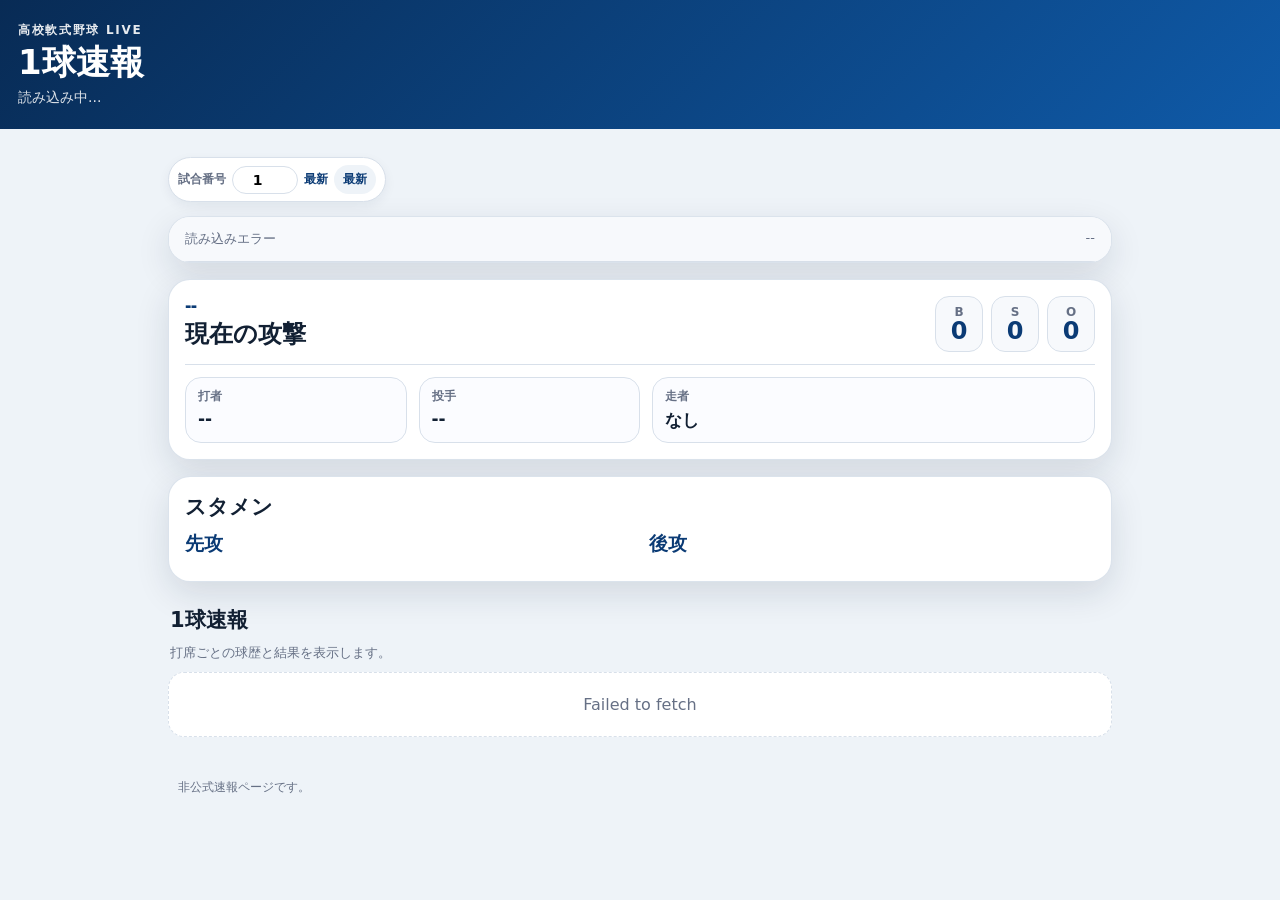
<file: public/index.html>
<!doctype html>
<html lang="ja">
<head>
  <meta charset="utf-8">
  <meta name="viewport" content="width=device-width, initial-scale=1">
  <title>高校軟式野球 1球速報</title>
  <link rel="stylesheet" href="./style.css">
</head>
<body>
  <header class="topbar">
    <div>
      <p class="eyebrow">高校軟式野球 LIVE</p>
      <h1 id="matchTitle">1球速報</h1>
      <p id="matchSub" class="sub">読み込み中...</p>
    </div>
  </header>

  <main class="container">
    <div class="gameMiniSelector">
      <span>試合番号</span>
      <input id="viewGameNumber" type="number" min="1" inputmode="numeric" placeholder="1">
      <span id="currentGameLabel" class="currentGameLabel">最新</span>
      <button type="button" onclick="loadCurrentGame()">最新</button>
    </div>

    <section class="scoreCard">
      <div class="scoreMeta">
        <span id="gameStatus">読み込み中</span>
        <span id="updatedAt">--</span>
      </div>

      <div id="lineScoreWrap" class="lineScoreWrap"></div>
    </section>

    <section class="livePanel">
      <div class="livePanelHead">
        <div>
          <p id="currentInning" class="liveInning">--</p>
          <h2 id="currentAttack">現在の攻撃</h2>
        </div>
        <div class="countBox">
          <div><span>B</span><strong id="ballCount">0</strong></div>
          <div><span>S</span><strong id="strikeCount">0</strong></div>
          <div><span>O</span><strong id="outCount">0</strong></div>
        </div>
      </div>

      <div class="matchupGrid">
        <div>
          <p>打者</p>
          <strong id="currentBatter">--</strong>
        </div>
        <div>
          <p>投手</p>
          <strong id="currentPitcher">--</strong>
        </div>
        <div>
          <p>走者</p>
          <strong id="currentBases">なし</strong>
        </div>
      </div>
    </section>

    <section class="panel">
      <div class="panelHead">
        <h2>スタメン</h2>
      </div>

      <div class="lineupGrid">
        <div>
          <h3 id="awayLineupTitle">先攻</h3>
          <ol id="awayLineup" class="lineupList"></ol>
        </div>
        <div>
          <h3 id="homeLineupTitle">後攻</h3>
          <ol id="homeLineup" class="lineupList"></ol>
        </div>
      </div>
    </section>

    <section class="feedHeader">
      <h2>1球速報</h2>
      <p>打席ごとの球歴と結果を表示します。</p>
    </section>

    <section id="feed" class="feed"></section>

    <section id="empty" class="empty" hidden>
      まだ速報データがありません。
    </section>
  </main>

  <footer class="footer">
    非公式速報ページです。
  </footer>

  <script src="./config.js"></script>
  <script src="./app.js"></script>
</body>
      </html>
</file>
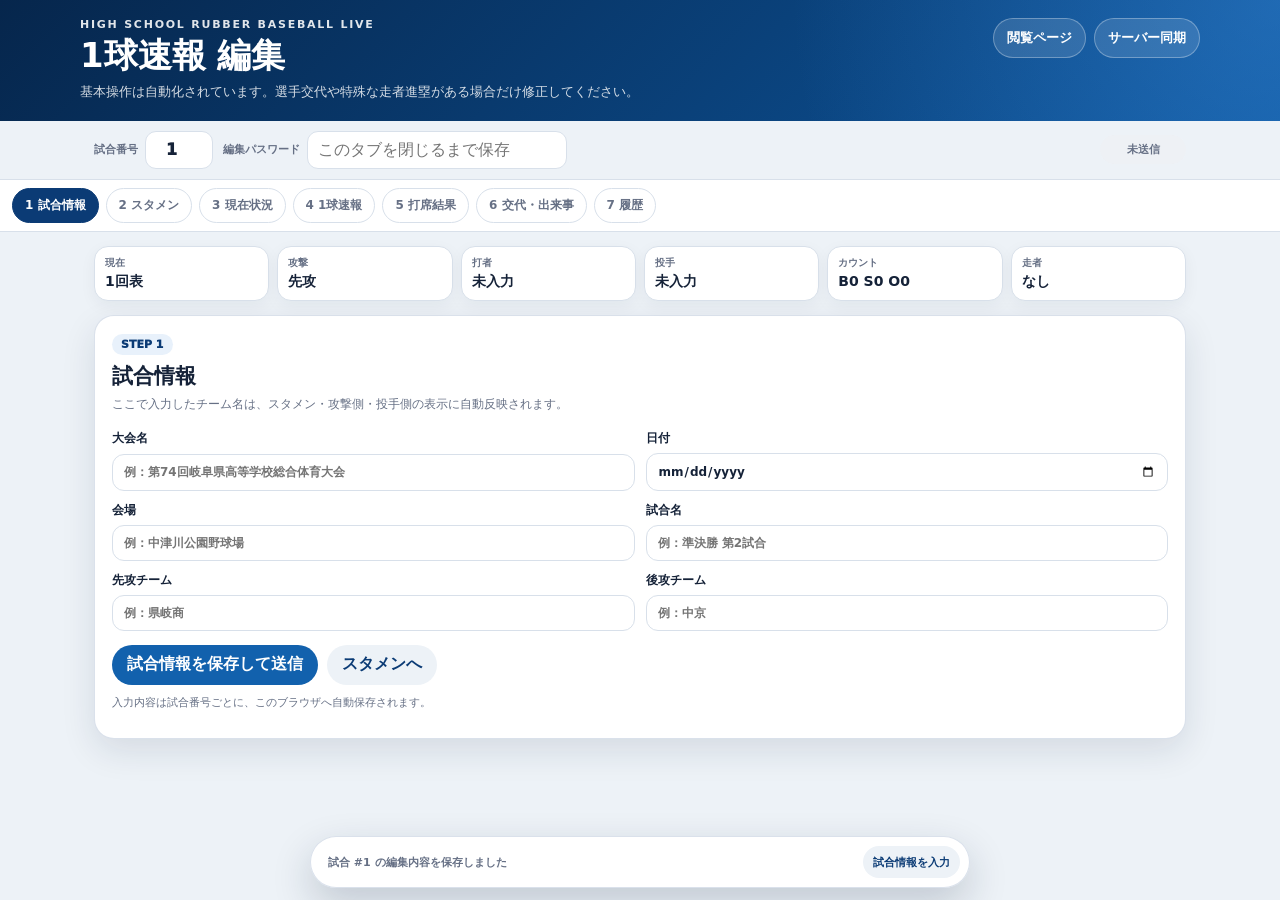
<file: public/edit.html>
<!doctype html>
<html lang="ja">
<head>
  <meta charset="utf-8">
  <meta name="viewport" content="width=device-width, initial-scale=1">
  <meta name="theme-color" content="#082b55">

  <title>高校軟式野球 1球速報編集</title>

  <style>
    :root {
      --bg: #edf2f7;
      --card: #ffffff;
      --ink: #152238;
      --muted: #667085;
      --line: #d8e0ea;
      --primary: #0b3b75;
      --primary-2: #1261ad;
      --primary-soft: #e8f1fb;
      --green: #12814b;
      --green-soft: #e7f6ee;
      --red: #c52c35;
      --red-soft: #fdeced;
      --orange: #b46700;
      --orange-soft: #fff3d8;
      --dark: #111827;
      --shadow: 0 12px 34px rgba(15, 35, 60, 0.11);
      --radius: 20px;
    }

    * {
      box-sizing: border-box;
    }

    html {
      scroll-behavior: smooth;
    }

    body {
      margin: 0;
      background: var(--bg);
      color: var(--ink);
      font-family:
        system-ui,
        -apple-system,
        BlinkMacSystemFont,
        "Segoe UI",
        "Noto Sans JP",
        sans-serif;
    }

    button,
    input,
    select,
    textarea {
      font: inherit;
    }

    button {
      touch-action: manipulation;
    }

    [hidden] {
      display: none !important;
    }

    .editorHeader {
      background:
        radial-gradient(circle at top right, rgba(64, 147, 230, 0.38), transparent 38%),
        linear-gradient(135deg, #06264c, #0d559c);
      color: white;
      padding: 18px;
    }

    .editorHeaderInner {
      max-width: 1120px;
      margin: 0 auto;
      display: flex;
      justify-content: space-between;
      align-items: flex-start;
      gap: 16px;
    }

    .eyebrow {
      margin: 0 0 5px;
      font-size: 11px;
      font-weight: 900;
      letter-spacing: 0.16em;
      opacity: 0.88;
    }

    .editorHeader h1 {
      margin: 0;
      font-size: clamp(22px, 5vw, 34px);
      line-height: 1.15;
    }

    .headerSub {
      margin: 7px 0 0;
      color: rgba(255, 255, 255, 0.83);
      font-size: 13px;
      line-height: 1.6;
    }

    .headerActions {
      display: flex;
      gap: 8px;
      flex-wrap: wrap;
      justify-content: flex-end;
    }

    .headerLink {
      display: inline-flex;
      align-items: center;
      justify-content: center;
      min-height: 40px;
      padding: 8px 13px;
      border: 1px solid rgba(255, 255, 255, 0.3);
      border-radius: 999px;
      background: rgba(255, 255, 255, 0.12);
      color: white;
      text-decoration: none;
      font-size: 13px;
      font-weight: 900;
      cursor: pointer;
    }

    .controlBar {
      position: sticky;
      top: 0;
      z-index: 50;
      background: rgba(237, 242, 247, 0.96);
      backdrop-filter: blur(12px);
      border-bottom: 1px solid var(--line);
    }

    .controlBarInner {
      max-width: 1120px;
      margin: 0 auto;
      padding: 10px 14px;
      display: grid;
      grid-template-columns: auto minmax(190px, 1fr) auto;
      gap: 10px;
      align-items: center;
    }

    .compactControl {
      display: flex;
      align-items: center;
      gap: 7px;
      min-width: 0;
    }

    .compactControl label {
      color: var(--muted);
      font-size: 11px;
      font-weight: 900;
      white-space: nowrap;
    }

    .compactControl input {
      min-width: 0;
      height: 38px;
      padding: 7px 10px;
      border: 1px solid var(--line);
      border-radius: 11px;
      background: white;
    }

    #gameNumber {
      width: 68px;
      text-align: center;
      font-weight: 1000;
    }

    #editorPassword {
      width: min(260px, 100%);
    }

    .connectionState {
      display: inline-flex;
      align-items: center;
      justify-content: center;
      min-width: 86px;
      padding: 7px 10px;
      border-radius: 999px;
      background: #eef1f5;
      color: var(--muted);
      font-size: 11px;
      font-weight: 900;
      white-space: nowrap;
    }

    .connectionState.sending {
      background: var(--orange-soft);
      color: var(--orange);
    }

    .connectionState.success {
      background: var(--green-soft);
      color: var(--green);
    }

    .connectionState.error {
      background: var(--red-soft);
      color: var(--red);
    }

    .stepNav {
      position: sticky;
      top: 59px;
      z-index: 45;
      overflow-x: auto;
      background: white;
      border-bottom: 1px solid var(--line);
      scrollbar-width: thin;
    }

    .stepNavInner {
      width: max-content;
      min-width: 100%;
      max-width: 1120px;
      margin: 0 auto;
      padding: 8px 12px;
      display: flex;
      gap: 7px;
    }

    .stepTab {
      border: 1px solid var(--line);
      border-radius: 999px;
      padding: 8px 12px;
      background: white;
      color: var(--muted);
      font-size: 12px;
      font-weight: 900;
      cursor: pointer;
      white-space: nowrap;
    }

    .stepTab.active {
      border-color: var(--primary);
      background: var(--primary);
      color: white;
    }

    .stepTab.complete::after {
      content: " ✓";
      color: var(--green);
    }

    .stepTab.active.complete::after {
      color: #bff3d7;
    }

    .editorMain {
      max-width: 1120px;
      margin: 0 auto;
      padding: 14px 14px 90px;
    }

    .stateRibbon {
      display: grid;
      grid-template-columns: repeat(6, minmax(0, 1fr));
      gap: 8px;
      margin-bottom: 14px;
    }

    .stateItem {
      min-width: 0;
      padding: 9px 10px;
      border: 1px solid var(--line);
      border-radius: 14px;
      background: white;
      box-shadow: 0 5px 16px rgba(15, 35, 60, 0.05);
    }

    .stateItem span {
      display: block;
      color: var(--muted);
      font-size: 10px;
      font-weight: 900;
      margin-bottom: 3px;
    }

    .stateItem strong {
      display: block;
      overflow: hidden;
      text-overflow: ellipsis;
      white-space: nowrap;
      color: var(--ink);
      font-size: 14px;
    }

    .panel {
      margin-bottom: 15px;
      padding: 17px;
      border: 1px solid rgba(216, 224, 234, 0.95);
      border-radius: var(--radius);
      background: var(--card);
      box-shadow: var(--shadow);
    }

    .panelHead {
      display: flex;
      justify-content: space-between;
      align-items: flex-start;
      gap: 12px;
      margin-bottom: 15px;
    }

    .panelHead h2 {
      margin: 0;
      font-size: 21px;
    }

    .panelHead p {
      margin: 5px 0 0;
      color: var(--muted);
      font-size: 12px;
      line-height: 1.65;
    }

    .stepBadge {
      display: inline-flex;
      margin-bottom: 7px;
      padding: 4px 9px;
      border-radius: 999px;
      background: var(--primary-soft);
      color: var(--primary);
      font-size: 11px;
      font-weight: 1000;
    }

    .formGrid {
      display: grid;
      grid-template-columns: repeat(2, minmax(0, 1fr));
      gap: 11px;
    }

    .formGrid.three {
      grid-template-columns: repeat(3, minmax(0, 1fr));
    }

    .fieldLabel {
      display: grid;
      gap: 6px;
      min-width: 0;
      color: var(--ink);
      font-size: 12px;
      font-weight: 900;
    }

    .fieldLabel small {
      color: var(--muted);
      font-weight: 700;
    }

    input,
    select,
    textarea {
      width: 100%;
      min-width: 0;
      border: 1px solid var(--line);
      border-radius: 12px;
      background: white;
      color: var(--ink);
      padding: 10px 11px;
      outline: none;
    }

    input:focus,
    select:focus,
    textarea:focus {
      border-color: var(--primary-2);
      box-shadow: 0 0 0 3px rgba(18, 97, 173, 0.12);
    }

    textarea {
      min-height: 90px;
      resize: vertical;
      line-height: 1.65;
    }

    .buttonRow {
      display: flex;
      gap: 9px;
      flex-wrap: wrap;
      margin-top: 14px;
    }

    .primaryButton,
    .secondaryButton,
    .dangerButton,
    .miniButton {
      border: 0;
      border-radius: 999px;
      min-height: 40px;
      padding: 9px 15px;
      font-weight: 900;
      cursor: pointer;
    }

    .primaryButton {
      background: var(--primary-2);
      color: white;
    }

    .secondaryButton {
      background: #edf2f7;
      color: var(--primary);
    }

    .dangerButton {
      background: var(--red-soft);
      color: var(--red);
    }

    .miniButton {
      min-height: 32px;
      padding: 6px 10px;
      font-size: 11px;
      background: #edf2f7;
      color: var(--primary);
    }

    button:disabled {
      cursor: not-allowed;
      opacity: 0.5;
    }

    .saveNotice {
      margin-top: 10px;
      color: var(--muted);
      font-size: 11px;
    }

    .lineupTeams {
      display: grid;
      grid-template-columns: repeat(2, minmax(0, 1fr));
      gap: 14px;
    }

    .lineupSide {
      border: 1px solid var(--line);
      border-radius: 16px;
      overflow: hidden;
    }

    .lineupSideHead {
      padding: 11px 12px;
      background: #f7f9fc;
      border-bottom: 1px solid var(--line);
      color: var(--primary);
      font-weight: 1000;
    }

    .lineupRows {
      display: grid;
      gap: 7px;
      padding: 10px;
    }

    .lineupRow {
      display: grid;
      grid-template-columns: 34px minmax(0, 1fr) 82px;
      gap: 7px;
      align-items: center;
    }

    .lineupOrder {
      color: var(--primary);
      font-size: 13px;
      font-weight: 1000;
      text-align: center;
    }

    .currentCard {
      display: grid;
      grid-template-columns: minmax(0, 1.4fr) minmax(260px, 0.8fr);
      gap: 14px;
    }

    .currentSummary {
      padding: 15px;
      border-radius: 17px;
      background:
        radial-gradient(circle at top right, rgba(88, 164, 236, 0.2), transparent 40%),
        #f5f9fd;
      border: 1px solid #d5e4f3;
    }

    .currentSummaryTop {
      display: flex;
      justify-content: space-between;
      gap: 10px;
      align-items: center;
      margin-bottom: 13px;
    }

    .currentSummaryTop strong {
      color: var(--primary);
      font-size: 19px;
    }

    .countVisual {
      display: flex;
      gap: 7px;
    }

    .countVisual div {
      min-width: 45px;
      padding: 7px;
      text-align: center;
      border: 1px solid var(--line);
      border-radius: 12px;
      background: white;
    }

    .countVisual span {
      display: block;
      color: var(--muted);
      font-size: 10px;
      font-weight: 1000;
    }

    .countVisual b {
      display: block;
      font-size: 21px;
      line-height: 1;
      color: var(--primary);
    }

    .currentPlayers {
      display: grid;
      grid-template-columns: 1fr 1fr;
      gap: 9px;
    }

    .currentPlayers div {
      padding: 10px;
      border: 1px solid var(--line);
      border-radius: 13px;
      background: white;
    }

    .currentPlayers span {
      display: block;
      margin-bottom: 3px;
      color: var(--muted);
      font-size: 10px;
      font-weight: 900;
    }

    .currentPlayers strong {
      font-size: 16px;
    }

    .baseSummary {
      margin-top: 10px;
      padding: 10px;
      border: 1px solid var(--line);
      border-radius: 13px;
      background: white;
      font-size: 12px;
      line-height: 1.65;
    }

    .quickChoiceGrid {
      display: flex;
      gap: 7px;
      flex-wrap: wrap;
    }

    .choiceButton {
      border: 1px solid var(--line);
      border-radius: 11px;
      padding: 8px 10px;
      background: white;
      color: var(--ink);
      font-size: 12px;
      font-weight: 900;
      cursor: pointer;
    }

    .choiceButton.selected {
      border-color: var(--primary);
      background: var(--primary);
      color: white;
    }

    .pitchEditorGrid,
    .resultEditorGrid {
      display: grid;
      grid-template-columns: minmax(300px, 1fr) minmax(280px, 0.86fr);
      gap: 16px;
      align-items: start;
    }

    .diagramCard {
      padding: 13px;
      border: 1px solid var(--line);
      border-radius: 17px;
      background: #f8fafc;
    }

    .diagramTitle {
      display: flex;
      justify-content: space-between;
      align-items: center;
      gap: 8px;
      margin-bottom: 10px;
    }

    .diagramTitle strong {
      font-size: 14px;
    }

    .diagramTitle span {
      color: var(--muted);
      font-size: 10px;
    }

    .zoneArea {
      display: grid;
      grid-template-columns: 54px minmax(220px, 390px);
      gap: 8px;
      justify-content: center;
      align-items: stretch;
    }

    .zoneSideLabels {
      display: grid;
      grid-template-rows: repeat(5, 1fr);
      gap: 4px;
    }

    .zoneSideLabels span {
      display: flex;
      align-items: center;
      justify-content: flex-end;
      color: var(--muted);
      font-size: 9px;
      font-weight: 900;
    }

    .strikeZone {
      aspect-ratio: 1;
      display: grid;
      grid-template-columns: repeat(5, 1fr);
      grid-template-rows: repeat(5, 1fr);
      gap: 4px;
      padding: 6px;
      border-radius: 15px;
      background: #dbe5ef;
    }

    .zoneCell {
      position: relative;
      min-width: 0;
      border: 0;
      border-radius: 8px;
      background: #ffffff;
      color: var(--muted);
      cursor: pointer;
      font-size: 8px;
      font-weight: 900;
    }

    .zoneCell.zoneStrike {
      background: #edf6ff;
      outline: 1px solid #b7d4ef;
    }

    .zoneCell.zoneBall {
      background: #f7f8fa;
    }

    .zoneCell.selected {
      background: var(--primary);
      color: white;
      box-shadow: 0 0 0 3px rgba(11, 59, 117, 0.18);
    }

    .zoneBottomLabels {
      display: grid;
      grid-template-columns: repeat(5, 1fr);
      gap: 4px;
      margin: 6px 0 0 62px;
      color: var(--muted);
      font-size: 9px;
      font-weight: 900;
      text-align: center;
    }

    .pitchResultPanel {
      display: grid;
      gap: 11px;
    }

    .choiceGroup {
      display: grid;
      gap: 7px;
    }

    .choiceGroupTitle {
      color: var(--muted);
      font-size: 10px;
      font-weight: 1000;
      letter-spacing: 0.08em;
    }

    .generatedText {
      padding: 12px;
      border: 1px solid #cedbe8;
      border-radius: 14px;
      background: #f7fbff;
    }

    .generatedText span {
      display: block;
      margin-bottom: 5px;
      color: var(--primary);
      font-size: 10px;
      font-weight: 1000;
    }

    .generatedText p {
      margin: 0;
      line-height: 1.75;
      font-size: 14px;
      white-space: pre-wrap;
    }

    .fieldDiagramWrap {
      display: grid;
      grid-template-columns: minmax(300px, 1fr) minmax(230px, 0.7fr);
      gap: 14px;
      align-items: start;
    }

    .fieldDiagram {
      position: relative;
      width: min(100%, 520px);
      aspect-ratio: 1.18;
      margin: 0 auto;
      overflow: hidden;
      border: 1px solid #b9d7b7;
      border-radius: 50% 50% 18px 18px;
      background:
        radial-gradient(circle at 50% 83%, #d7b68a 0 7%, transparent 7.5%),
        linear-gradient(45deg, transparent 49.5%, rgba(255,255,255,0.65) 50%, transparent 50.5%),
        linear-gradient(-45deg, transparent 49.5%, rgba(255,255,255,0.65) 50%, transparent 50.5%),
        radial-gradient(circle at 50% 70%, #d6b081 0 24%, transparent 24.5%),
        linear-gradient(#8ac27d, #66aa62);
    }

    .fieldDiamond {
      position: absolute;
      left: 50%;
      top: 61%;
      width: 31%;
      aspect-ratio: 1;
      transform: translate(-50%, -50%) rotate(45deg);
      border: 2px solid rgba(255, 255, 255, 0.75);
      background: rgba(218, 179, 128, 0.72);
    }

    .fieldPosition {
      position: absolute;
      transform: translate(-50%, -50%);
      min-width: 39px;
      min-height: 35px;
      border: 1px solid rgba(8, 43, 85, 0.25);
      border-radius: 999px;
      background: rgba(255, 255, 255, 0.93);
      color: var(--primary);
      font-size: 11px;
      font-weight: 1000;
      cursor: pointer;
      box-shadow: 0 4px 12px rgba(15, 35, 60, 0.12);
    }

    .fieldPosition.selected {
      background: var(--primary);
      color: white;
      box-shadow: 0 0 0 4px rgba(11, 59, 117, 0.2);
    }

    .field-cf { left: 50%; top: 12%; }
    .field-lf { left: 20%; top: 25%; }
    .field-rf { left: 80%; top: 25%; }
    .field-ss { left: 38%; top: 43%; }
    .field-2b { left: 62%; top: 43%; }
    .field-3b { left: 28%; top: 62%; }
    .field-1b { left: 72%; top: 62%; }
    .field-p  { left: 50%; top: 61%; }
    .field-c  { left: 50%; top: 88%; }
    .field-fl { left: 10%; top: 67%; }
    .field-fr { left: 90%; top: 67%; }

    .resultOptions {
      display: grid;
      gap: 13px;
    }

    .adjustBox {
      margin-top: 14px;
      padding: 13px;
      border: 1px dashed #c4d1df;
      border-radius: 15px;
      background: #fafcff;
    }

    .adjustBox summary {
      cursor: pointer;
      color: var(--primary);
      font-size: 12px;
      font-weight: 1000;
    }

    .adjustBoxContent {
      margin-top: 12px;
    }

    .subPanel {
      margin-top: 14px;
      padding: 14px;
      border: 1px solid var(--line);
      border-radius: 16px;
      background: #fafcff;
    }

    .subPanel h3 {
      margin: 0 0 11px;
      font-size: 16px;
    }

    .historyToolbar {
      display: flex;
      gap: 9px;
      flex-wrap: wrap;
      margin-bottom: 12px;
    }

    .historyList {
      display: grid;
      gap: 8px;
    }

    .historyItem {
      display: grid;
      grid-template-columns: 68px minmax(0, 1fr) auto;
      gap: 10px;
      align-items: start;
      padding: 11px;
      border: 1px solid var(--line);
      border-radius: 14px;
      background: white;
    }

    .historyType {
      padding: 4px 6px;
      border-radius: 999px;
      background: var(--primary-soft);
      color: var(--primary);
      font-size: 10px;
      font-weight: 1000;
      text-align: center;
    }

    .historyBody strong {
      display: block;
      font-size: 12px;
      margin-bottom: 4px;
    }

    .historyBody p {
      margin: 0;
      color: var(--muted);
      font-size: 11px;
      line-height: 1.55;
      overflow-wrap: anywhere;
    }

    .emptyBox {
      padding: 20px;
      border: 1px dashed var(--line);
      border-radius: 15px;
      color: var(--muted);
      text-align: center;
      font-size: 12px;
    }

    .stickyActionBar {
      position: fixed;
      z-index: 60;
      left: 50%;
      bottom: 12px;
      width: min(calc(100% - 24px), 660px);
      transform: translateX(-50%);
      display: flex;
      justify-content: space-between;
      align-items: center;
      gap: 9px;
      padding: 9px;
      border: 1px solid rgba(216, 224, 234, 0.95);
      border-radius: 999px;
      background: rgba(255, 255, 255, 0.96);
      backdrop-filter: blur(12px);
      box-shadow: 0 16px 40px rgba(15, 35, 60, 0.2);
    }

    .stickyActionBar span {
      min-width: 0;
      padding-left: 8px;
      overflow: hidden;
      color: var(--muted);
      font-size: 11px;
      font-weight: 800;
      text-overflow: ellipsis;
      white-space: nowrap;
    }

    .toast {
      position: fixed;
      z-index: 100;
      left: 50%;
      bottom: 82px;
      max-width: min(90vw, 520px);
      transform: translateX(-50%) translateY(15px);
      padding: 10px 14px;
      border-radius: 999px;
      background: var(--dark);
      color: white;
      font-size: 12px;
      font-weight: 900;
      opacity: 0;
      pointer-events: none;
      transition: 0.2s ease;
    }

    .toast.show {
      transform: translateX(-50%) translateY(0);
      opacity: 1;
    }

    .warningText {
      color: var(--red);
      font-size: 11px;
      font-weight: 800;
    }

    @media (max-width: 850px) {
      .stateRibbon {
        grid-template-columns: repeat(3, minmax(0, 1fr));
      }

      .currentCard,
      .pitchEditorGrid,
      .resultEditorGrid,
      .fieldDiagramWrap {
        grid-template-columns: 1fr;
      }

      .lineupTeams {
        grid-template-columns: 1fr;
      }
    }

    @media (max-width: 640px) {
      .editorHeaderInner {
        display: grid;
      }

      .headerActions {
        justify-content: flex-start;
      }

      .controlBarInner {
        grid-template-columns: auto 1fr;
      }

      .connectionState {
        grid-column: 1 / -1;
        justify-self: start;
      }

      .stepNav {
        top: 102px;
      }

      .stateRibbon {
        grid-template-columns: repeat(2, minmax(0, 1fr));
      }

      .formGrid,
      .formGrid.three,
      .currentPlayers {
        grid-template-columns: 1fr;
      }

      .lineupRow {
        grid-template-columns: 31px minmax(0, 1fr) 72px;
      }

      .zoneArea {
        grid-template-columns: 42px minmax(210px, 1fr);
      }

      .zoneBottomLabels {
        margin-left: 50px;
      }

      .fieldDiagram {
        min-height: 310px;
      }

      .stickyActionBar {
        border-radius: 18px;
      }
    }
  </style>
</head>

<body>
  <header class="editorHeader">
    <div class="editorHeaderInner">
      <div>
        <p class="eyebrow">HIGH SCHOOL RUBBER BASEBALL LIVE</p>
        <h1>1球速報 編集</h1>
        <p class="headerSub">
          基本操作は自動化されています。選手交代や特殊な走者進塁がある場合だけ修正してください。
        </p>
      </div>

      <div class="headerActions">
        <a class="headerLink" href="./index.html" target="_blank" rel="noreferrer">
          閲覧ページ
        </a>

        <button class="headerLink" type="button" id="serverSyncTop">
          サーバー同期
        </button>
      </div>
    </div>
  </header>

  <div class="controlBar">
    <div class="controlBarInner">
      <div class="compactControl">
        <label for="gameNumber">試合番号</label>
        <input id="gameNumber" type="number" min="1" inputmode="numeric" value="1">
      </div>

      <div class="compactControl">
        <label for="editorPassword">編集パスワード</label>
        <input
          id="editorPassword"
          type="password"
          autocomplete="current-password"
          placeholder="このタブを閉じるまで保存"
        >
      </div>

      <span id="connectionState" class="connectionState">未送信</span>
    </div>
  </div>

  <nav class="stepNav" aria-label="編集ステップ">
    <div class="stepNavInner">
      <button class="stepTab active" data-tab="match">1 試合情報</button>
      <button class="stepTab" data-tab="lineup">2 スタメン</button>
      <button class="stepTab" data-tab="state">3 現在状況</button>
      <button class="stepTab" data-tab="pitch">4 1球速報</button>
      <button class="stepTab" data-tab="result">5 打席結果</button>
      <button class="stepTab" data-tab="change">6 交代・出来事</button>
      <button class="stepTab" data-tab="history">7 履歴</button>
    </div>
  </nav>

  <main class="editorMain">
    <section class="stateRibbon">
      <div class="stateItem">
        <span>現在</span>
        <strong id="ribbonInning">1回表</strong>
      </div>

      <div class="stateItem">
        <span>攻撃</span>
        <strong id="ribbonAttack">先攻</strong>
      </div>

      <div class="stateItem">
        <span>打者</span>
        <strong id="ribbonBatter">未入力</strong>
      </div>

      <div class="stateItem">
        <span>投手</span>
        <strong id="ribbonPitcher">未入力</strong>
      </div>

      <div class="stateItem">
        <span>カウント</span>
        <strong id="ribbonCount">B0 S0 O0</strong>
      </div>

      <div class="stateItem">
        <span>走者</span>
        <strong id="ribbonBases">なし</strong>
      </div>
    </section>

    <!-- STEP 1 -->
    <section class="panel tabPanel" data-panel="match">
      <div class="panelHead">
        <div>
          <span class="stepBadge">STEP 1</span>
          <h2>試合情報</h2>
          <p>ここで入力したチーム名は、スタメン・攻撃側・投手側の表示に自動反映されます。</p>
        </div>
      </div>

      <div class="formGrid">
        <label class="fieldLabel">
          大会名
          <input id="matchTitle" placeholder="例：第74回岐阜県高等学校総合体育大会">
        </label>

        <label class="fieldLabel">
          日付
          <input id="matchDate" type="date">
        </label>

        <label class="fieldLabel">
          会場
          <input id="matchVenue" placeholder="例：中津川公園野球場">
        </label>

        <label class="fieldLabel">
          試合名
          <input id="matchRound" placeholder="例：準決勝 第2試合">
        </label>

        <label class="fieldLabel">
          先攻チーム
          <input id="awayTeam" placeholder="例：県岐商">
        </label>

        <label class="fieldLabel">
          後攻チーム
          <input id="homeTeam" placeholder="例：中京">
        </label>
      </div>

      <div class="buttonRow">
        <button class="primaryButton" type="button" id="sendMatch">
          試合情報を保存して送信
        </button>

        <button class="secondaryButton" type="button" data-next-tab="lineup">
          スタメンへ
        </button>
      </div>

      <p class="saveNotice">入力内容は試合番号ごとに、このブラウザへ自動保存されます。</p>
    </section>

    <!-- STEP 2 -->
    <section class="panel tabPanel" data-panel="lineup" hidden>
      <div class="panelHead">
        <div>
          <span class="stepBadge">STEP 2</span>
          <h2>スタメン</h2>
          <p>投手は守備位置「投」または「P」の選手から自動取得します。</p>
        </div>
      </div>

      <div class="lineupTeams">
        <div class="lineupSide">
          <div class="lineupSideHead" id="awayLineupHead">先攻</div>
          <div class="lineupRows" id="awayLineupRows"></div>
        </div>

        <div class="lineupSide">
          <div class="lineupSideHead" id="homeLineupHead">後攻</div>
          <div class="lineupRows" id="homeLineupRows"></div>
        </div>
      </div>

      <div class="buttonRow">
        <button class="primaryButton" type="button" id="sendLineups">
          両チームのスタメンを保存して送信
        </button>

        <button class="secondaryButton" type="button" data-next-tab="state">
          現在状況へ
        </button>
      </div>
    </section>

    <!-- STEP 3 -->
    <section class="panel tabPanel" data-panel="state" hidden>
      <div class="panelHead">
        <div>
          <span class="stepBadge">STEP 3</span>
          <h2>現在の試合状況</h2>
          <p>通常は自動更新されます。試合開始時や、記録修正が必要な場合だけ操作します。</p>
        </div>
      </div>

      <div class="currentCard">
        <div class="currentSummary">
          <div class="currentSummaryTop">
            <strong id="currentSummaryInning">1回表</strong>

            <div class="countVisual">
              <div>
                <span>B</span>
                <b id="summaryBalls">0</b>
              </div>
              <div>
                <span>S</span>
                <b id="summaryStrikes">0</b>
              </div>
              <div>
                <span>O</span>
                <b id="summaryOuts">0</b>
              </div>
            </div>
          </div>

          <div class="currentPlayers">
            <div>
              <span>打者</span>
              <strong id="summaryBatter">未入力</strong>
            </div>

            <div>
              <span>投手</span>
              <strong id="summaryPitcher">未入力</strong>
            </div>
          </div>

          <div class="baseSummary" id="summaryBases">
            走者なし
          </div>
        </div>

        <div class="formGrid">
          <label class="fieldLabel">
            回
            <select id="stateInning"></select>
          </label>

          <label class="fieldLabel">
            表・裏
            <select id="stateHalf">
              <option value="top">表</option>
              <option value="bottom">裏</option>
            </select>
          </label>

          <label class="fieldLabel">
            アウト
            <select id="stateOuts">
              <option value="0">0</option>
              <option value="1">1</option>
              <option value="2">2</option>
            </select>
          </label>

          <label class="fieldLabel">
            打席の左右
            <select id="batterSide">
              <option value="right">右打者</option>
              <option value="left">左打者</option>
            </select>
          </label>

          <label class="fieldLabel">
            打者
            <input id="stateBatter" list="playerNames" placeholder="自動入力">
          </label>

          <label class="fieldLabel">
            投手
            <input id="statePitcher" list="playerNames" placeholder="自動入力">
          </label>

          <label class="fieldLabel">
            一塁走者
            <input id="stateBase1" list="playerNames" placeholder="なし">
          </label>

          <label class="fieldLabel">
            二塁走者
            <input id="stateBase2" list="playerNames" placeholder="なし">
          </label>

          <label class="fieldLabel">
            三塁走者
            <input id="stateBase3" list="playerNames" placeholder="なし">
          </label>
        </div>
      </div>

      <datalist id="playerNames"></datalist>

      <div class="buttonRow">
        <button class="secondaryButton" type="button" id="applyCurrentState">
          状況だけ反映
        </button>

        <button class="primaryButton" type="button" id="startPlateAppearance">
          この状態で打席開始
        </button>

        <button class="secondaryButton" type="button" data-next-tab="pitch">
          1球速報へ
        </button>
      </div>
    </section>

    <!-- STEP 4 -->
    <section class="panel tabPanel" data-panel="pitch" hidden>
      <div class="panelHead">
        <div>
          <span class="stepBadge">STEP 4</span>
          <h2>1球速報</h2>
          <p>
            位置と結果を選び、送信します。打席開始が未送信の場合は自動で先に送信されます。
          </p>
        </div>
      </div>

      <div class="pitchEditorGrid">
        <div class="diagramCard">
          <div class="diagramTitle">
            <strong>投球位置</strong>
            <span>打者から見た外角・内角</span>
          </div>

          <div class="zoneArea">
            <div class="zoneSideLabels">
              <span>高く外れる</span>
              <span>高め</span>
              <span>真ん中</span>
              <span>低め</span>
              <span>低く外れる</span>
            </div>

            <div class="strikeZone" id="strikeZone"></div>
          </div>

          <div class="zoneBottomLabels">
            <span>外へ外れる</span>
            <span>外角</span>
            <span>中央</span>
            <span>内角</span>
            <span>内へ外れる</span>
          </div>

          <p class="saveNotice">
            選択中：<strong id="selectedZoneText">未選択</strong>
          </p>
        </div>

        <div class="pitchResultPanel">
          <div class="choiceGroup">
            <div class="choiceGroupTitle">投球結果</div>
            <div class="quickChoiceGrid" id="pitchResultChoices"></div>
          </div>

          <div class="formGrid">
            <label class="fieldLabel">
              球種
              <select id="pitchType"></select>
            </label>

            <label class="fieldLabel">
              球速
              <select id="pitchSpeed"></select>
            </label>

            <label class="fieldLabel">
              補足
              <select id="pitchDetail"></select>
            </label>

            <label class="fieldLabel">
              球数
              <input id="pitchNumberDisplay" readonly>
            </label>
          </div>

          <div class="generatedText">
            <span>自動生成される速報本文</span>
            <p id="pitchTextPreview">投球位置と結果を選択してください。</p>
          </div>

          <label class="fieldLabel">
            本文を手動修正
            <textarea id="pitchTextManual" placeholder="空欄なら自動生成文を使用"></textarea>
          </label>

          <div class="buttonRow">
            <button class="primaryButton" type="button" id="sendPitch">
              この1球を送信
            </button>

            <button class="secondaryButton" type="button" id="clearPitchDraft">
              選択をリセット
            </button>
          </div>
        </div>
      </div>
    </section>

    <!-- STEP 5 -->
    <section class="panel tabPanel" data-panel="result" hidden>
      <div class="panelHead">
        <div>
          <span class="stepBadge">STEP 5</span>
          <h2>打席結果</h2>
          <p>
            打球が飛んだ守備位置と結果を選択します。一般的な進塁は自動提案されます。
          </p>
        </div>
      </div>

      <div class="fieldDiagramWrap">
        <div class="diagramCard">
          <div class="diagramTitle">
            <strong>打球位置・処理した守備位置</strong>
            <span>位置をタップ</span>
          </div>

          <div class="fieldDiagram" id="fieldDiagram">
            <div class="fieldDiamond"></div>

            <button class="fieldPosition field-cf" data-field="中">中</button>
            <button class="fieldPosition field-lf" data-field="左">左</button>
            <button class="fieldPosition field-rf" data-field="右">右</button>
            <button class="fieldPosition field-ss" data-field="遊">遊</button>
            <button class="fieldPosition field-2b" data-field="二">二</button>
            <button class="fieldPosition field-3b" data-field="三">三</button>
            <button class="fieldPosition field-1b" data-field="一">一</button>
            <button class="fieldPosition field-p" data-field="投">投</button>
            <button class="fieldPosition field-c" data-field="捕">捕</button>
            <button class="fieldPosition field-fl" data-field="左翼線">左線</button>
            <button class="fieldPosition field-fr" data-field="右翼線">右線</button>
          </div>

          <p class="saveNotice">
            選択中：<strong id="selectedFieldText">未選択</strong>
          </p>
        </div>

        <div class="resultOptions">
          <div class="choiceGroup">
            <div class="choiceGroupTitle">プレー結果</div>
            <div class="quickChoiceGrid" id="playResultChoices"></div>
          </div>

          <div class="choiceGroup">
            <div class="choiceGroupTitle">打球の種類</div>
            <div class="quickChoiceGrid" id="ballTypeChoices"></div>
          </div>

          <div class="formGrid">
            <label class="fieldLabel">
              プレー詳細
              <select id="playDetail"></select>
            </label>

            <label class="fieldLabel">
              打点
              <select id="resultRbi"></select>
            </label>
          </div>
        </div>
      </div>

      <details class="adjustBox" open>
        <summary>結果後の得点・アウト・走者を確認</summary>

        <div class="adjustBoxContent">
          <div class="formGrid three">
            <label class="fieldLabel">
              このプレーの得点
              <select id="resultRuns"></select>
            </label>

            <label class="fieldLabel">
              このプレーの安打
              <select id="resultHits"></select>
            </label>

            <label class="fieldLabel">
              このプレーの失策
              <select id="resultErrors"></select>
            </label>

            <label class="fieldLabel">
              プレー後アウト数
              <select id="resultOuts"></select>
            </label>

            <label class="fieldLabel">
              一塁走者
              <input id="resultBase1" list="playerNames" placeholder="なし">
            </label>

            <label class="fieldLabel">
              二塁走者
              <input id="resultBase2" list="playerNames" placeholder="なし">
            </label>

            <label class="fieldLabel">
              三塁走者
              <input id="resultBase3" list="playerNames" placeholder="なし">
            </label>
          </div>

          <label class="fieldLabel" style="margin-top:11px;">
            <span>
              <input id="finalCheck" type="checkbox" style="width:auto;">
              試合終了
            </span>
          </label>
        </div>
      </details>

      <div class="generatedText" style="margin-top:14px;">
        <span>自動生成される速報本文</span>
        <p id="resultTextPreview">守備位置とプレー結果を選択してください。</p>
      </div>

      <label class="fieldLabel" style="margin-top:12px;">
        本文を手動修正
        <textarea id="resultTextManual" placeholder="空欄なら自動生成文を使用"></textarea>
      </label>

      <div class="buttonRow">
        <button class="primaryButton" type="button" id="sendResult">
          打席結果を送信して次打者へ
        </button>

        <button class="secondaryButton" type="button" id="suggestResultAgain">
          自動提案をやり直す
        </button>

        <button class="secondaryButton" type="button" data-next-tab="pitch">
          1球速報へ戻る
        </button>
      </div>
    </section>

    <!-- STEP 6 -->
    <section class="panel tabPanel" data-panel="change" hidden>
      <div class="panelHead">
        <div>
          <span class="stepBadge">STEP 6</span>
          <h2>選手交代・その他の出来事</h2>
          <p>通常進行では使用しません。代打・代走・投手交代などのイレギュラー時に使います。</p>
        </div>
      </div>

      <div class="subPanel">
        <h3>選手交代</h3>

        <div class="formGrid">
          <label class="fieldLabel">
            チーム
            <select id="changeTeam">
              <option value="away">先攻</option>
              <option value="home">後攻</option>
            </select>
          </label>

          <label class="fieldLabel">
            交代の種類
            <select id="changeType">
              <option value="投手交代">投手交代</option>
              <option value="代打">代打</option>
              <option value="代走">代走</option>
              <option value="守備交代">守備交代</option>
              <option value="守備位置変更">守備位置変更</option>
            </select>
          </label>

          <label class="fieldLabel">
            交代する選手
            <select id="changeOutPlayer"></select>
          </label>

          <label class="fieldLabel">
            新しい選手
            <input id="changeInPlayer" placeholder="選手名">
          </label>

          <label class="fieldLabel">
            新しい守備位置
            <select id="changePosition"></select>
          </label>
        </div>

        <div class="generatedText">
          <span>交代内容</span>
          <p id="changeTextPreview">交代内容を入力してください。</p>
        </div>

        <div class="buttonRow">
          <button class="primaryButton" type="button" id="sendPlayerChange">
            交代を反映して送信
          </button>
        </div>
      </div>

      <div class="subPanel">
        <h3>その他の出来事</h3>

        <div class="formGrid">
          <label class="fieldLabel">
            種類
            <select id="noteCategory"></select>
          </label>

          <label class="fieldLabel">
            対象
            <input id="noteTarget" placeholder="例：中京、審判団、グラウンド">
          </label>
        </div>

        <label class="fieldLabel">
          本文
          <textarea id="noteText" placeholder="例：グラウンド整備のため試合が一時中断しています。"></textarea>
        </label>

        <div class="buttonRow">
          <button class="primaryButton" type="button" id="sendNote">
            出来事を送信
          </button>
        </div>
      </div>
    </section>

    <!-- STEP 7 -->
    <section class="panel tabPanel" data-panel="history" hidden>
      <div class="panelHead">
        <div>
          <span class="stepBadge">STEP 7</span>
          <h2>送信履歴</h2>
          <p>D1に保存されているイベントを時系列順で確認します。削除すると試合データが再計算されます。</p>
        </div>
      </div>

      <div class="historyToolbar">
        <button class="secondaryButton" type="button" id="refreshHistory">
          履歴を更新
        </button>

        <button class="secondaryButton" type="button" id="syncFromServer">
          サーバー内容から編集状態を再同期
        </button>
      </div>

      <div id="historyList" class="historyList">
        <div class="emptyBox">「履歴を更新」を押してください。</div>
      </div>
    </section>
  </main>

  <div class="stickyActionBar">
    <span id="stickyStatus">入力内容は自動保存されます</span>

    <button class="miniButton" type="button" id="nextRecommended">
      次の推奨操作
    </button>
  </div>

  <div id="toast" class="toast"></div>

  <script src="./config.js"></script>

  <script>
    const API_BASE = window.LIVE_API_BASE || "";

    const STORAGE_VERSION = "gifu_live_editor_v4";
    const LAST_GAME_KEY = `${STORAGE_VERSION}_last_game`;
    const PASSWORD_SESSION_KEY = `${STORAGE_VERSION}_password`;

    const POSITIONS = [
      "",
      "投",
      "捕",
      "一",
      "二",
      "三",
      "遊",
      "左",
      "中",
      "右",
      "D",
      "P"
    ];

    const PITCH_TYPES = [
      "",
      "ストレート",
      "カーブ",
      "スライダー",
      "フォーク",
      "チェンジアップ",
      "シュート",
      "ツーシーム",
      "カットボール",
      "スプリット",
      "不明"
    ];

    const PITCH_DETAILS = [
      "",
      "際どいコース",
      "甘く入る",
      "ワンバウンド",
      "大きく外れる",
      "逆球",
      "バントの構え",
      "走者スタート",
      "フルカウント",
      "ファウルで粘る"
    ];

    const PITCH_RESULTS = [
      "ボール",
      "見逃しストライク",
      "空振り",
      "ファウル",
      "バントファウル",
      "インプレー",
      "死球",
      "牽制",
      "暴投",
      "捕逸"
    ];

    const PLAY_RESULTS = [
      "アウト",
      "内野安打",
      "ヒット",
      "二塁打",
      "三塁打",
      "本塁打",
      "エラー",
      "野選",
      "犠打",
      "犠飛",
      "併殺",
      "ファウルフライ"
    ];

    const BALL_TYPES = [
      "ゴロ",
      "ライナー",
      "フライ",
      "バント",
      "強い打球",
      "弱い打球"
    ];

    const PLAY_DETAILS = [
      "",
      "好捕",
      "悪送球",
      "捕球できず",
      "送球間に進塁",
      "前進守備",
      "ダイビングキャッチ",
      "フェンス直撃",
      "右翼線",
      "左翼線",
      "一二塁間",
      "三遊間",
      "センター前",
      "テキサスヒット",
      "イレギュラーバウンド",
      "併殺崩れ"
    ];

    const NOTE_CATEGORIES = [
      "投手交代",
      "代打",
      "代走",
      "守備交代",
      "守備位置変更",
      "タイム",
      "試合中断",
      "試合再開",
      "グラウンド整備",
      "選手治療",
      "審判協議",
      "抗議",
      "その他"
    ];

    const TYPE_LABELS = {
      match: "試合情報",
      lineup: "スタメン",
      pa_start: "打席開始",
      pitch: "1球",
      pa_result: "打席結果",
      note: "出来事"
    };

    const ZONE_ROW_LABELS = [
      "高く外れる",
      "高め",
      "真ん中",
      "低め",
      "低く外れる"
    ];

    const ZONE_COL_LABELS = [
      "外へ外れる",
      "外角",
      "中央",
      "内角",
      "内へ外れる"
    ];

    const $ = (id) => document.getElementById(id);

    let activeTab = "match";
    let state = null;
    let toastTimer = null;
    let sending = false;

    function emptyLineup() {
      return Array.from({ length: 9 }, (_, index) => ({
        order: String(index + 1),
        name: "",
        position: ""
      }));
    }

    function defaultState(gameNo = 1) {
      return {
        gameNo,
        match: {
          title: "",
          date: "",
          venue: "",
          round: "",
          awayTeam: "",
          homeTeam: ""
        },
        lineups: {
          away: emptyLineup(),
          home: emptyLineup()
        },
        current: {
          inning: 1,
          half: "top",
          outs: 0,
          balls: 0,
          strikes: 0,
          bases: {
            first: "",
            second: "",
            third: ""
          },
          batterIndex: {
            away: 0,
            home: 0
          },
          batter: "",
          pitcher: "",
          batterSide: "right",
          pitchNo: 1,
          paActive: false,
          final: false
        },
        pitchDraft: {
          zoneRow: null,
          zoneCol: null,
          zoneLabel: "",
          result: "",
          pitchType: "",
          speed: "",
          detail: "",
          manualText: ""
        },
        resultDraft: {
          field: "",
          playResult: "",
          ballType: "",
          detail: "",
          runs: 0,
          hits: 0,
          errors: 0,
          rbi: 0,
          outs: 0,
          base1: "",
          base2: "",
          base3: "",
          final: false,
          manualText: ""
        },
        completed: {
          match: false,
          lineup: false
        },
        updatedAt: new Date().toISOString()
      };
    }

    function normalizeState(raw, gameNo) {
      const base = defaultState(gameNo);

      if (!raw || typeof raw !== "object") {
        return base;
      }

      return {
        ...base,
        ...raw,
        gameNo,
        match: {
          ...base.match,
          ...(raw.match || {})
        },
        lineups: {
          away: normalizeLineup(raw.lineups?.away),
          home: normalizeLineup(raw.lineups?.home)
        },
        current: {
          ...base.current,
          ...(raw.current || {}),
          bases: {
            ...base.current.bases,
            ...(raw.current?.bases || {})
          },
          batterIndex: {
            ...base.current.batterIndex,
            ...(raw.current?.batterIndex || {})
          }
        },
        pitchDraft: {
          ...base.pitchDraft,
          ...(raw.pitchDraft || {})
        },
        resultDraft: {
          ...base.resultDraft,
          ...(raw.resultDraft || {})
        },
        completed: {
          ...base.completed,
          ...(raw.completed || {})
        }
      };
    }

    function normalizeLineup(list) {
      const blank = emptyLineup();

      if (!Array.isArray(list)) return blank;

      return blank.map((player, index) => ({
        order: String(index + 1),
        name: String(list[index]?.name || ""),
        position: String(list[index]?.position || "")
      }));
    }

    function storageKey(gameNo) {
      return `${STORAGE_VERSION}_game_${gameNo}`;
    }

    function saveState() {
      if (!state) return;

      state.updatedAt = new Date().toISOString();
      localStorage.setItem(storageKey(state.gameNo), JSON.stringify(state));
      localStorage.setItem(LAST_GAME_KEY, String(state.gameNo));

      $("stickyStatus").textContent =
        `試合 #${state.gameNo} の編集内容を保存しました`;
    }

    function loadState(gameNo) {
      const raw = localStorage.getItem(storageKey(gameNo));

      if (!raw) {
        return defaultState(gameNo);
      }

      try {
        return normalizeState(JSON.parse(raw), gameNo);
      } catch {
        return defaultState(gameNo);
      }
    }

    function escapeHtml(value) {
      return String(value ?? "")
        .replaceAll("&", "&amp;")
        .replaceAll("<", "&lt;")
        .replaceAll(">", "&gt;")
        .replaceAll('"', "&quot;")
        .replaceAll("'", "&#039;");
    }

    function numeric(value) {
      const number = Number(value);
      return Number.isFinite(number) ? number : 0;
    }

    function showToast(message) {
      const toast = $("toast");

      toast.textContent = message;
      toast.classList.add("show");

      clearTimeout(toastTimer);

      toastTimer = setTimeout(() => {
        toast.classList.remove("show");
      }, 2500);
    }

    function setConnectionState(text, type = "") {
      const target = $("connectionState");

      target.textContent = text;
      target.className = `connectionState ${type}`.trim();
    }

    function setSending(value) {
      sending = value;

      document.querySelectorAll(
        ".primaryButton, .dangerButton, .secondaryButton"
      ).forEach((button) => {
        if (
          button.id === "clearPitchDraft" ||
          button.dataset.nextTab
        ) {
          return;
        }

        button.disabled = value;
      });
    }

    function optionHtml(value, label = value) {
      return `<option value="${escapeHtml(value)}">${escapeHtml(label)}</option>`;
    }

    function fillSelect(id, values, includeBlank = false) {
      const target = $(id);
      if (!target) return;

      const items = includeBlank ? ["", ...values] : values;

      target.innerHTML = items
        .map((value) => optionHtml(value, value || "選択"))
        .join("");
    }

    function fillNumberSelect(id, minimum, maximum) {
      const target = $(id);
      if (!target) return;

      const values = [];

      for (let number = minimum; number <= maximum; number += 1) {
        values.push(number);
      }

      target.innerHTML = values
        .map((number) => optionHtml(number, String(number)))
        .join("");
    }

    function setupStaticControls() {
      $("stateInning").innerHTML = Array.from(
        { length: 20 },
        (_, index) => optionHtml(index + 1, `${index + 1}回`)
      ).join("");

      fillSelect("pitchType", PITCH_TYPES);
      fillSelect("pitchDetail", PITCH_DETAILS);

      $("pitchSpeed").innerHTML =
        optionHtml("", "未入力") +
        Array.from(
          { length: 81 },
          (_, index) => optionHtml(index + 80, `${index + 80} km/h`)
        ).join("");

      fillSelect("playDetail", PLAY_DETAILS);

      fillNumberSelect("resultRuns", 0, 10);
      fillNumberSelect("resultHits", 0, 5);
      fillNumberSelect("resultErrors", 0, 5);
      fillNumberSelect("resultRbi", 0, 4);
      fillNumberSelect("resultOuts", 0, 3);

      fillSelect("changePosition", POSITIONS);
      fillSelect("noteCategory", NOTE_CATEGORIES);

      buildChoiceButtons(
        "pitchResultChoices",
        PITCH_RESULTS,
        () => state.pitchDraft.result,
        (value) => {
          state.pitchDraft.result = value;
          saveState();
          renderPitchDraft();
        }
      );

      buildChoiceButtons(
        "playResultChoices",
        PLAY_RESULTS,
        () => state.resultDraft.playResult,
        (value) => {
          state.resultDraft.playResult = value;
          suggestResultState();
          saveState();
          renderResultDraft();
        }
      );

      buildChoiceButtons(
        "ballTypeChoices",
        BALL_TYPES,
        () => state.resultDraft.ballType,
        (value) => {
          state.resultDraft.ballType = value;
          saveState();
          renderResultDraft();
        }
      );

      buildStrikeZone();
    }

    function buildChoiceButtons(containerId, values, getter, setter) {
      const container = $(containerId);

      container.innerHTML = values.map((value) => {
        return `
          <button
            type="button"
            class="choiceButton"
            data-choice="${escapeHtml(value)}"
          >
            ${escapeHtml(value)}
          </button>
        `;
      }).join("");

      container.addEventListener("click", (event) => {
        const button = event.target.closest("[data-choice]");
        if (!button) return;

        setter(button.dataset.choice);

        container.querySelectorAll("[data-choice]").forEach((item) => {
          item.classList.toggle(
            "selected",
            item.dataset.choice === getter()
          );
        });
      });
    }

    function refreshChoiceSelection(containerId, selectedValue) {
      const container = $(containerId);
      if (!container) return;

      container.querySelectorAll("[data-choice]").forEach((button) => {
        button.classList.toggle(
          "selected",
          button.dataset.choice === selectedValue
        );
      });
    }

    function buildStrikeZone() {
      const zone = $("strikeZone");
      const cells = [];

      for (let row = 0; row < 5; row += 1) {
        for (let col = 0; col < 5; col += 1) {
          const isStrike = row >= 1 && row <= 3 && col >= 1 && col <= 3;

          cells.push(`
            <button
              type="button"
              class="zoneCell ${isStrike ? "zoneStrike" : "zoneBall"}"
              data-zone-row="${row}"
              data-zone-col="${col}"
              aria-label="${ZONE_COL_LABELS[col]} ${ZONE_ROW_LABELS[row]}"
            ></button>
          `);
        }
      }

      zone.innerHTML = cells.join("");

      zone.addEventListener("click", (event) => {
        const cell = event.target.closest(".zoneCell");
        if (!cell) return;

        const row = Number(cell.dataset.zoneRow);
        const col = Number(cell.dataset.zoneCol);

        state.pitchDraft.zoneRow = row;
        state.pitchDraft.zoneCol = col;
        state.pitchDraft.zoneLabel = makeZoneLabel(row, col);

        saveState();
        renderPitchDraft();
      });
    }

    function makeZoneLabel(row, col) {
      const vertical = ZONE_ROW_LABELS[row];
      const horizontal = ZONE_COL_LABELS[col];

      if (row === 2 && col === 2) {
        return "真ん中";
      }

      if (row === 2) {
        return horizontal;
      }

      if (col === 2) {
        return vertical;
      }

      return `${horizontal}${vertical}`;
    }

    function buildLineupRows() {
      buildLineupSide("away");
      buildLineupSide("home");
    }

    function buildLineupSide(team) {
      const container = $(`${team}LineupRows`);

      container.innerHTML = state.lineups[team].map((player, index) => {
        return `
          <div class="lineupRow">
            <div class="lineupOrder">${index + 1}.</div>

            <input
              data-lineup-team="${team}"
              data-lineup-index="${index}"
              data-lineup-field="name"
              value="${escapeHtml(player.name)}"
              placeholder="選手名"
            >

            <select
              data-lineup-team="${team}"
              data-lineup-index="${index}"
              data-lineup-field="position"
            >
              ${POSITIONS.map((position) => {
                const selected =
                  player.position === position ? " selected" : "";

                return `
                  <option value="${escapeHtml(position)}"${selected}>
                    ${escapeHtml(position || "守備")}
                  </option>
                `;
              }).join("")}
            </select>
          </div>
        `;
      }).join("");
    }

    function getOffenseTeam() {
      return state.current.half === "top" ? "away" : "home";
    }

    function getDefenseTeam() {
      return state.current.half === "top" ? "home" : "away";
    }

    function teamName(team) {
      if (team === "away") {
        return state.match.awayTeam || "先攻";
      }

      return state.match.homeTeam || "後攻";
    }

    function validPlayers(team) {
      return state.lineups[team].filter((player) => player.name);
    }

    function automaticBatter() {
      const team = getOffenseTeam();
      const lineup = validPlayers(team);

      if (!lineup.length) return "";

      const rawIndex = numeric(state.current.batterIndex[team]);
      const index = rawIndex % lineup.length;

      return lineup[index]?.name || "";
    }

    function automaticPitcher() {
      const defense = getDefenseTeam();
      const lineup = validPlayers(defense);

      const pitcher = lineup.find((player) => {
        return player.position === "投" || player.position === "P";
      });

      return pitcher?.name || "";
    }

    function ensureAutomaticPlayers(force = false) {
      if (force || !state.current.batter) {
        state.current.batter = automaticBatter();
      }

      if (force || !state.current.pitcher) {
        state.current.pitcher = automaticPitcher();
      }
    }

    function inningText() {
      return `${state.current.inning}回${
        state.current.half === "top" ? "表" : "裏"
      }`;
    }

    function attackTeamName() {
      return teamName(getOffenseTeam());
    }

    function defenseTeamName() {
      return teamName(getDefenseTeam());
    }

    function baseText(bases = state.current.bases) {
      const runners = [];

      if (bases.first) runners.push(`一塁 ${bases.first}`);
      if (bases.second) runners.push(`二塁 ${bases.second}`);
      if (bases.third) runners.push(`三塁 ${bases.third}`);

      return runners.length ? runners.join("、") : "走者なし";
    }

    function shortBaseText(bases = state.current.bases) {
      const labels = [];

      if (bases.first) labels.push("一");
      if (bases.second) labels.push("二");
      if (bases.third) labels.push("三");

      return labels.length ? `${labels.join("・")}塁` : "なし";
    }

    function renderAll() {
      ensureAutomaticPlayers(false);

      renderTabs();
      renderMatch();
      renderLineups();
      renderStatePanel();
      renderPitchDraft();
      renderResultDraft();
      renderChangePanel();
      renderRibbon();
      renderPlayerDatalist();
      updateRecommendedAction();

      saveState();
    }

    function renderTabs() {
      document.querySelectorAll(".stepTab").forEach((tab) => {
        tab.classList.toggle("active", tab.dataset.tab === activeTab);

        if (tab.dataset.tab === "match") {
          tab.classList.toggle("complete", state.completed.match);
        }

        if (tab.dataset.tab === "lineup") {
          tab.classList.toggle("complete", state.completed.lineup);
        }
      });

      document.querySelectorAll(".tabPanel").forEach((panel) => {
        panel.hidden = panel.dataset.panel !== activeTab;
      });
    }

    function setTab(tabName) {
      activeTab = tabName;
      renderTabs();

      window.scrollTo({
        top: 0,
        behavior: "smooth"
      });

      if (tabName === "history") {
        refreshHistory();
      }
    }

    function renderMatch() {
      $("matchTitle").value = state.match.title;
      $("matchDate").value = state.match.date;
      $("matchVenue").value = state.match.venue;
      $("matchRound").value = state.match.round;
      $("awayTeam").value = state.match.awayTeam;
      $("homeTeam").value = state.match.homeTeam;
    }

    function renderLineups() {
      $("awayLineupHead").textContent = teamName("away");
      $("homeLineupHead").textContent = teamName("home");

      buildLineupRows();
    }

    function renderStatePanel() {
      $("stateInning").value = String(state.current.inning);
      $("stateHalf").value = state.current.half;
      $("stateOuts").value = String(Math.min(state.current.outs, 2));
      $("batterSide").value = state.current.batterSide;
      $("stateBatter").value = state.current.batter;
      $("statePitcher").value = state.current.pitcher;
      $("stateBase1").value = state.current.bases.first;
      $("stateBase2").value = state.current.bases.second;
      $("stateBase3").value = state.current.bases.third;

      $("currentSummaryInning").textContent = inningText();
      $("summaryBalls").textContent = state.current.balls;
      $("summaryStrikes").textContent = state.current.strikes;
      $("summaryOuts").textContent = state.current.outs;
      $("summaryBatter").textContent = state.current.batter || "未入力";
      $("summaryPitcher").textContent = state.current.pitcher || "未入力";
      $("summaryBases").textContent = baseText();
    }

    function renderRibbon() {
      $("ribbonInning").textContent = inningText();
      $("ribbonAttack").textContent = attackTeamName();
      $("ribbonBatter").textContent = state.current.batter || "未入力";
      $("ribbonPitcher").textContent = state.current.pitcher || "未入力";
      $("ribbonCount").textContent =
        `B${state.current.balls} S${state.current.strikes} O${state.current.outs}`;
      $("ribbonBases").textContent = shortBaseText();
    }

    function renderPlayerDatalist() {
      const names = [
        ...validPlayers("away"),
        ...validPlayers("home")
      ]
        .map((player) => player.name)
        .filter(Boolean);

      $("playerNames").innerHTML = [...new Set(names)]
        .map((name) => `<option value="${escapeHtml(name)}"></option>`)
        .join("");
    }

    function renderPitchDraft() {
      const draft = state.pitchDraft;

      $("selectedZoneText").textContent =
        draft.zoneLabel || "未選択";

      document.querySelectorAll(".zoneCell").forEach((cell) => {
        const row = Number(cell.dataset.zoneRow);
        const col = Number(cell.dataset.zoneCol);

        cell.classList.toggle(
          "selected",
          row === draft.zoneRow && col === draft.zoneCol
        );
      });

      refreshChoiceSelection(
        "pitchResultChoices",
        draft.result
      );

      $("pitchType").value = draft.pitchType;
      $("pitchSpeed").value = draft.speed;
      $("pitchDetail").value = draft.detail;
      $("pitchNumberDisplay").value = `${state.current.pitchNo}球目`;
      $("pitchTextManual").value = draft.manualText;

      $("pitchTextPreview").textContent = makePitchText() || "投球位置と結果を選択してください。";
    }

    function renderResultDraft() {
      const draft = state.resultDraft;

      document.querySelectorAll(".fieldPosition").forEach((button) => {
        button.classList.toggle(
          "selected",
          button.dataset.field === draft.field
        );
      });

      $("selectedFieldText").textContent =
        draft.field || "未選択";

      refreshChoiceSelection(
        "playResultChoices",
        draft.playResult
      );

      refreshChoiceSelection(
        "ballTypeChoices",
        draft.ballType
      );

      $("playDetail").value = draft.detail;
      $("resultRuns").value = String(draft.runs);
      $("resultHits").value = String(draft.hits);
      $("resultErrors").value = String(draft.errors);
      $("resultRbi").value = String(draft.rbi);
      $("resultOuts").value = String(draft.outs);
      $("resultBase1").value = draft.base1;
      $("resultBase2").value = draft.base2;
      $("resultBase3").value = draft.base3;
      $("finalCheck").checked = draft.final;
      $("resultTextManual").value = draft.manualText;

      $("resultTextPreview").textContent =
        makeResultText() ||
        "守備位置とプレー結果を選択してください。";
    }

    function renderChangePanel() {
      const selectedTeam = $("changeTeam").value || "away";
      const players = validPlayers(selectedTeam);

      $("changeOutPlayer").innerHTML =
        optionHtml("", "選択") +
        players.map((player) => {
          return optionHtml(
            player.name,
            `${player.order}. ${player.name} (${player.position || "-"})`
          );
        }).join("");

      $("changeTextPreview").textContent =
        makeChangeText() || "交代内容を入力してください。";
    }

    function updateRecommendedAction() {
      let text = "試合情報を入力";
      let tab = "match";

      if (state.completed.match && !state.completed.lineup) {
        text = "スタメンを入力";
        tab = "lineup";
      } else if (
        state.completed.match &&
        state.completed.lineup &&
        !state.current.batter
      ) {
        text = "現在状況を確認";
        tab = "state";
      } else if (
        state.completed.match &&
        state.completed.lineup &&
        state.current.batter
      ) {
        text = `${state.current.pitchNo}球目を入力`;
        tab = "pitch";
      }

      if (state.pitchDraft.result === "インプレー") {
        text = "打席結果を入力";
        tab = "result";
      }

      $("nextRecommended").textContent = text;
      $("nextRecommended").dataset.targetTab = tab;
    }

    function collectMatchInputs() {
      state.match.title = $("matchTitle").value.trim();
      state.match.date = $("matchDate").value;
      state.match.venue = $("matchVenue").value.trim();
      state.match.round = $("matchRound").value.trim();
      state.match.awayTeam = $("awayTeam").value.trim();
      state.match.homeTeam = $("homeTeam").value.trim();

      ensureAutomaticPlayers(false);
      saveState();
      renderRibbon();
    }

    function collectCurrentStateInputs() {
      state.current.inning = numeric($("stateInning").value) || 1;
      state.current.half = $("stateHalf").value;
      state.current.outs = numeric($("stateOuts").value);
      state.current.batterSide = $("batterSide").value;
      state.current.batter = $("stateBatter").value.trim();
      state.current.pitcher = $("statePitcher").value.trim();

      state.current.bases = {
        first: $("stateBase1").value.trim(),
        second: $("stateBase2").value.trim(),
        third: $("stateBase3").value.trim()
      };

      state.current.balls = 0;
      state.current.strikes = 0;
      state.current.pitchNo = 1;
      state.current.paActive = false;

      ensureAutomaticPlayers(false);
      saveState();
      renderAll();
    }

    function makePaStartCommand() {
      return {
        type: "pa_start",
        inning: state.current.inning,
        half: state.current.half,
        outs: state.current.outs,
        batter: state.current.batter,
        pitcher: state.current.pitcher,
        batterSide: state.current.batterSide,
        base1: state.current.bases.first,
        base2: state.current.bases.second,
        base3: state.current.bases.third
      };
    }

    function makePitchText() {
      const draft = state.pitchDraft;

      if (!draft.result || !draft.zoneLabel) {
        return "";
      }

      const pitchNumber = `${state.current.pitchNo}球目`;
      const pitchType = draft.pitchType
        ? `${draft.pitchType}`
        : "投球";

      const location = draft.zoneLabel;
      const detail = draft.detail
        ? `。${draft.detail}`
        : "";

      const nextCount = calculateNextCount(draft.result);

      if (draft.result === "ボール") {
        return `${pitchNumber}、${location}の${pitchType}はボール。カウント${nextCount.balls}-${nextCount.strikes}${detail}`;
      }

      if (draft.result === "見逃しストライク") {
        return `${pitchNumber}、${location}の${pitchType}を見送ってストライク。カウント${nextCount.balls}-${nextCount.strikes}${detail}`;
      }

      if (draft.result === "空振り") {
        return `${pitchNumber}、${location}の${pitchType}に空振り。カウント${nextCount.balls}-${nextCount.strikes}${detail}`;
      }

      if (draft.result === "ファウル") {
        return `${pitchNumber}、${location}の${pitchType}をファウル。カウント${nextCount.balls}-${nextCount.strikes}${detail}`;
      }

      if (draft.result === "バントファウル") {
        return `${pitchNumber}、${location}の${pitchType}をバントするもファウル。カウント${nextCount.balls}-${nextCount.strikes}${detail}`;
      }

      if (draft.result === "インプレー") {
        return `${pitchNumber}、${location}の${pitchType}を打ってインプレー${detail}`;
      }

      if (draft.result === "死球") {
        return `${pitchNumber}、${location}の${pitchType}が打者に当たりデッドボール${detail}`;
      }

      if (draft.result === "牽制") {
        return `投手が走者を牽制${detail}`;
      }

      if (draft.result === "暴投") {
        return `${pitchNumber}、${location}の${pitchType}が暴投となる${detail}`;
      }

      if (draft.result === "捕逸") {
        return `${pitchNumber}、${location}の${pitchType}を捕手が後逸${detail}`;
      }

      return `${pitchNumber}、${location}の${pitchType}。${draft.result}${detail}`;
    }

    function calculateNextCount(result) {
      let balls = state.current.balls;
      let strikes = state.current.strikes;

      if (result === "ボール") {
        balls += 1;
      }

      if (
        result === "見逃しストライク" ||
        result === "空振り"
      ) {
        strikes += 1;
      }

      if (
        result === "ファウル" ||
        result === "バントファウル"
      ) {
        if (strikes < 2) {
          strikes += 1;
        } else if (result === "バントファウル") {
          strikes += 1;
        }
      }

      return {
        balls,
        strikes
      };
    }

    function isCountedPitch(result) {
      return result !== "牽制";
    }

    function makePitchCommand(nextCount) {
      const draft = state.pitchDraft;

      return {
        type: "pitch",
        pitchNo: state.current.pitchNo,
        batter: state.current.batter,
        pitcher: state.current.pitcher,
        batterSide: state.current.batterSide,
        result: draft.result,
        detail: draft.detail,
        pitchType: draft.pitchType,
        speed: draft.speed,
        course: draft.zoneLabel,
        zone: draft.zoneLabel,
        zoneRow: draft.zoneRow,
        zoneCol: draft.zoneCol,
        ball: nextCount.balls,
        strike: nextCount.strikes,
        countedPitch: isCountedPitch(draft.result),
        text: draft.manualText.trim() || makePitchText()
      };
    }

    function resultDisplayName() {
      const draft = state.resultDraft;
      const field = draft.field;
      const play = draft.playResult;
      const ballType = draft.ballType;

      if (!play) return "";

      if (play === "ヒット") {
        if (["左", "中", "右"].includes(field)) {
          return `${field}安`;
        }

        return "安打";
      }

      if (play === "内野安打") {
        return "内野安打";
      }

      if (play === "二塁打") return "二塁打";
      if (play === "三塁打") return "三塁打";
      if (play === "本塁打") return "本塁打";
      if (play === "野選") return "野選";
      if (play === "犠打") return "犠打";
      if (play === "犠飛") return "犠飛";
      if (play === "併殺") return "併殺打";
      if (play === "エラー") return `${field || "守備"}失`;

      if (play === "ファウルフライ") {
        return `${field || "守備"}邪飛`;
      }

      if (play === "アウト") {
        if (ballType.includes("ゴロ")) {
          return `${field || "内野"}ゴロ`;
        }

        if (ballType.includes("ライナー")) {
          return `${field || "野手"}直`;
        }

        if (ballType.includes("フライ")) {
          return `${field || "野手"}飛`;
        }

        if (ballType.includes("バント")) {
          return `${field || "野手"}ゴロ`;
        }

        return `${field || "守備"}アウト`;
      }

      return play;
    }

    function makeResultText() {
      const draft = state.resultDraft;
      const result = resultDisplayName();

      if (!result || !draft.field) {
        return "";
      }

      const pitchPrefix = state.current.pitchNo > 1
        ? `${state.current.pitchNo - 1}球目、`
        : "";

      const fieldDescription = makeFieldDescription();
      const detail = draft.detail ? `。${draft.detail}` : "";
      const scoreText = draft.runs > 0
        ? `。このプレーで${draft.runs}点`
        : "";

      const afterText =
        `。${draft.outs}アウト、${baseText({
          first: draft.base1,
          second: draft.base2,
          third: draft.base3
        })}`;

      if (
        draft.playResult === "ヒット" ||
        draft.playResult === "内野安打" ||
        draft.playResult === "二塁打" ||
        draft.playResult === "三塁打" ||
        draft.playResult === "本塁打"
      ) {
        return `${pitchPrefix}${fieldDescription}への${result}${detail}${scoreText}${afterText}`;
      }

      if (draft.playResult === "エラー") {
        return `${pitchPrefix}${fieldDescription}への打球。${draft.field}のエラーで打者が出塁${detail}${scoreText}${afterText}`;
      }

      if (draft.playResult === "野選") {
        return `${pitchPrefix}${fieldDescription}への打球。野手選択で打者が出塁${detail}${scoreText}${afterText}`;
      }

      if (draft.playResult === "犠打") {
        return `${pitchPrefix}${fieldDescription}への送りバント。打者はアウトとなるが走者が進塁${detail}${scoreText}${afterText}`;
      }

      if (draft.playResult === "犠飛") {
        return `${pitchPrefix}${fieldDescription}への犠牲フライ${detail}${scoreText}${afterText}`;
      }

      if (draft.playResult === "併殺") {
        return `${pitchPrefix}${fieldDescription}への打球はダブルプレー${detail}${scoreText}${afterText}`;
      }

      return `${pitchPrefix}${fieldDescription}への打球は${result}${detail}${scoreText}${afterText}`;
    }

    function makeFieldDescription() {
      const draft = state.resultDraft;

      if (!draft.field) return "";

      if (draft.ballType === "ゴロ") {
        return `${draft.field}方向のゴロ`;
      }

      if (draft.ballType === "ライナー") {
        return `${draft.field}方向のライナー`;
      }

      if (draft.ballType === "フライ") {
        return `${draft.field}方向のフライ`;
      }

      if (draft.ballType === "バント") {
        return `${draft.field}方向のバント`;
      }

      if (draft.ballType === "強い打球") {
        return `${draft.field}方向への強い打球`;
      }

      if (draft.ballType === "弱い打球") {
        return `${draft.field}方向への緩い打球`;
      }

      return `${draft.field}方向の打球`;
    }

    function suggestResultState() {
      const draft = state.resultDraft;
      const currentBases = state.current.bases;
      const batter = state.current.batter;

      let runs = 0;
      let hits = 0;
      let errors = 0;
      let outs = state.current.outs;

      let first = currentBases.first;
      let second = currentBases.second;
      let third = currentBases.third;

      switch (draft.playResult) {
        case "アウト":
        case "ファウルフライ":
          outs += 1;
          break;

        case "内野安打":
        case "ヒット":
          hits = 1;

          if (third) runs += 1;

          third = second;
          second = first;
          first = batter;
          break;

        case "二塁打":
          hits = 1;

          if (third) runs += 1;
          if (second) runs += 1;

          third = first;
          second = batter;
          first = "";
          break;

        case "三塁打":
          hits = 1;
          runs += [first, second, third].filter(Boolean).length;

          first = "";
          second = "";
          third = batter;
          break;

        case "本塁打":
          hits = 1;
          runs += [first, second, third].filter(Boolean).length + 1;

          first = "";
          second = "";
          third = "";
          break;

        case "エラー":
          errors = 1;

          if (third) runs += 1;

          third = second;
          second = first;
          first = batter;
          break;

        case "野選":
          first = batter;
          break;

        case "犠打":
          outs += 1;

          third = second;
          second = first;
          first = "";
          break;

        case "犠飛":
          outs += 1;

          if (third) {
            runs += 1;
            third = "";
          }
          break;

        case "併殺":
          outs += 2;
          first = "";
          break;
      }

      draft.runs = runs;
      draft.hits = hits;
      draft.errors = errors;
      draft.rbi = runs;
      draft.outs = Math.min(3, outs);
      draft.base1 = first || "";
      draft.base2 = second || "";
      draft.base3 = third || "";

      saveState();
    }

    function forceAdvanceForWalk() {
      const bases = state.current.bases;
      const batter = state.current.batter;

      let runs = 0;
      let first = bases.first;
      let second = bases.second;
      let third = bases.third;

      if (first && second && third) {
        runs = 1;
      }

      if (first && second) {
        third = second;
      }

      if (first) {
        second = first;
      }

      first = batter;

      return {
        runs,
        bases: {
          first,
          second,
          third
        }
      };
    }

    function advanceBatter() {
      const offense = getOffenseTeam();
      const lineup = validPlayers(offense);

      if (lineup.length) {
        state.current.batterIndex[offense] =
          (numeric(state.current.batterIndex[offense]) + 1) % lineup.length;
      }

      state.current.batter = automaticBatter();
    }

    function switchHalfInning() {
      if (state.current.half === "top") {
        state.current.half = "bottom";
      } else {
        state.current.half = "top";
        state.current.inning += 1;
      }

      state.current.outs = 0;
      state.current.bases = {
        first: "",
        second: "",
        third: ""
      };

      state.current.batter = automaticBatter();
      state.current.pitcher = automaticPitcher();
    }

    function finishPlateAppearance(next) {
      state.current.outs = numeric(next.outs);
      state.current.bases = {
        first: next.base1 || "",
        second: next.base2 || "",
        third: next.base3 || ""
      };

      state.current.balls = 0;
      state.current.strikes = 0;
      state.current.pitchNo = 1;
      state.current.paActive = false;

      advanceBatter();

      if (state.current.outs >= 3 && !next.final) {
        switchHalfInning();
      } else {
        state.current.pitcher = automaticPitcher();
      }

      clearPitchDraft(false);
      resetResultDraft();

      saveState();
      renderAll();
    }

    function clearPitchDraft(render = true) {
      state.pitchDraft = {
        zoneRow: null,
        zoneCol: null,
        zoneLabel: "",
        result: "",
        pitchType: state.pitchDraft.pitchType || "",
        speed: "",
        detail: "",
        manualText: ""
      };

      saveState();

      if (render) {
        renderPitchDraft();
      }
    }

    function resetResultDraft() {
      state.resultDraft = {
        field: "",
        playResult: "",
        ballType: "",
        detail: "",
        runs: 0,
        hits: 0,
        errors: 0,
        rbi: 0,
        outs: state.current.outs,
        base1: state.current.bases.first,
        base2: state.current.bases.second,
        base3: state.current.bases.third,
        final: false,
        manualText: ""
      };
    }

    function buildResultCommand() {
      const draft = state.resultDraft;

      return {
        type: "pa_result",
        inning: state.current.inning,
        half: state.current.half,
        batter: state.current.batter,
        pitcher: state.current.pitcher,
        result: resultDisplayName(),
        detail: draft.detail || draft.playResult,
        fieldPosition: draft.field,
        playResult: draft.playResult,
        ballType: draft.ballType,
        outs: draft.outs,
        runs: draft.runs,
        hits: draft.hits,
        errors: draft.errors,
        rbi: draft.rbi,
        base1: draft.base1,
        base2: draft.base2,
        base3: draft.base3,
        final: draft.final,
        text: draft.manualText.trim() || makeResultText()
      };
    }

    async function apiRequest(path, options = {}) {
      if (!API_BASE) {
        throw new Error("config.js にWorker URLが設定されていません。");
      }

      const password =
        $("editorPassword").value ||
        sessionStorage.getItem(PASSWORD_SESSION_KEY) ||
        "";

      const headers = {
        ...(options.headers || {})
      };

      if (options.body) {
        headers["Content-Type"] = "application/json";
      }

      if (options.method && options.method !== "GET") {
        if (!password) {
          throw new Error("編集パスワードを入力してください。");
        }

        headers.Authorization = `Bearer ${password}`;
      }

      const response = await fetch(`${API_BASE}${path}`, {
        cache: "no-store",
        ...options,
        headers
      });

      let data = null;

      try {
        data = await response.json();
      } catch {
        data = null;
      }

      if (!response.ok) {
        throw new Error(
          data?.error ||
          `APIエラー ${response.status}`
        );
      }

      return data;
    }

    async function sendCommands(commands, successMessage) {
      if (sending) return [];

      setSending(true);
      setConnectionState("送信中", "sending");

      const results = [];

      try {
        for (const command of commands) {
          const result = await apiRequest(
            `/api/games/${state.gameNo}/events`,
            {
              method: "POST",
              body: JSON.stringify(command)
            }
          );

          results.push(result);
        }

        setConnectionState("送信済み", "success");
        showToast(successMessage);
        return results;
      } catch (error) {
        console.error(error);
        setConnectionState("送信失敗", "error");
        showToast(error.message);
        throw error;
      } finally {
        setSending(false);
      }
    }

    async function sendMatch() {
      collectMatchInputs();

      await sendCommands(
        [{
          type: "match",
          ...state.match
        }],
        "試合情報を送信しました"
      );

      state.completed.match = true;
      saveState();
      setTab("lineup");
    }

    async function sendLineups() {
      const awayPlayers = validPlayers("away");
      const homePlayers = validPlayers("home");

      if (!awayPlayers.length || !homePlayers.length) {
        showToast("両チームの選手を入力してください。");
        return;
      }

      await sendCommands(
        [
          {
            type: "lineup",
            team: "away",
            players: awayPlayers
          },
          {
            type: "lineup",
            team: "home",
            players: homePlayers
          }
        ],
        "両チームのスタメンを送信しました"
      );

      state.completed.lineup = true;
      ensureAutomaticPlayers(true);
      saveState();
      renderAll();
      setTab("state");
    }

    async function startPlateAppearance() {
      collectCurrentStateInputs();

      if (!state.current.batter || !state.current.pitcher) {
        showToast("打者と投手を確認してください。");
        return;
      }

      await sendCommands(
        [makePaStartCommand()],
        "打席を開始しました"
      );

      state.current.paActive = true;
      saveState();
      renderAll();
      setTab("pitch");
    }

    async function ensurePlateAppearanceStarted() {
      if (state.current.paActive) return;

      if (!state.current.batter || !state.current.pitcher) {
        ensureAutomaticPlayers(true);
      }

      if (!state.current.batter || !state.current.pitcher) {
        throw new Error("打者または投手が未入力です。");
      }

      await sendCommands(
        [makePaStartCommand()],
        "打席を自動開始しました"
      );

      state.current.paActive = true;
      saveState();
    }

    async function sendPitch() {
      const draft = state.pitchDraft;

      if (!draft.zoneLabel) {
        showToast("投球位置を選択してください。");
        return;
      }

      if (!draft.result) {
        showToast("投球結果を選択してください。");
        return;
      }

      await ensurePlateAppearanceStarted();

      const nextCount = calculateNextCount(draft.result);
      const command = makePitchCommand(nextCount);

      await sendCommands(
        [command],
        `${state.current.pitchNo}球目を送信しました`
      );

      state.current.balls = nextCount.balls;
      state.current.strikes = nextCount.strikes;

      if (isCountedPitch(draft.result)) {
        state.current.pitchNo += 1;
      }

      const result = draft.result;

      if (
        state.current.strikes >= 3 &&
        result !== "ファウル"
      ) {
        await sendAutomaticPlateResult("空振り三振");
        return;
      }

      if (state.current.balls >= 4) {
        await sendAutomaticPlateResult("四球");
        return;
      }

      if (result === "死球") {
        await sendAutomaticPlateResult("死球");
        return;
      }

      if (result === "インプレー") {
        resetResultDraft();
        state.resultDraft.outs = state.current.outs;
        saveState();
        renderResultDraft();
        setTab("result");
        return;
      }

      clearPitchDraft(false);
      saveState();
      renderAll();
      setTab("pitch");
    }

    async function sendAutomaticPlateResult(result) {
      let command = null;
      let next = null;

      if (result === "四球" || result === "死球") {
        const advanced = forceAdvanceForWalk();

        command = {
          type: "pa_result",
          inning: state.current.inning,
          half: state.current.half,
          batter: state.current.batter,
          pitcher: state.current.pitcher,
          result,
          detail: result,
          outs: state.current.outs,
          runs: advanced.runs,
          hits: 0,
          errors: 0,
          rbi: result === "四球" ? advanced.runs : 0,
          base1: advanced.bases.first,
          base2: advanced.bases.second,
          base3: advanced.bases.third,
          final: false,
          text:
            `${state.current.pitchNo - 1}球目、${result}。` +
            `${state.current.outs}アウト、${baseText(advanced.bases)}`
        };

        next = {
          outs: state.current.outs,
          base1: advanced.bases.first,
          base2: advanced.bases.second,
          base3: advanced.bases.third,
          final: false
        };
      } else {
        const outs = Math.min(3, state.current.outs + 1);

        command = {
          type: "pa_result",
          inning: state.current.inning,
          half: state.current.half,
          batter: state.current.batter,
          pitcher: state.current.pitcher,
          result,
          detail: result,
          outs,
          runs: 0,
          hits: 0,
          errors: 0,
          rbi: 0,
          base1: state.current.bases.first,
          base2: state.current.bases.second,
          base3: state.current.bases.third,
          final: false,
          text:
            `${state.current.pitchNo - 1}球目、${result}。` +
            `${outs}アウト、${baseText()}`
        };

        next = {
          outs,
          base1: state.current.bases.first,
          base2: state.current.bases.second,
          base3: state.current.bases.third,
          final: false
        };
      }

      await sendCommands(
        [command],
        `${result}として打席を終了しました`
      );

      finishPlateAppearance(next);
      setTab("pitch");
    }

    async function sendResult() {
      const draft = state.resultDraft;

      if (!draft.field) {
        showToast("打球位置を選択してください。");
        return;
      }

      if (!draft.playResult) {
        showToast("プレー結果を選択してください。");
        return;
      }

      const command = buildResultCommand();
      const wasFinal = draft.final;

      await sendCommands(
        [command],
        "打席結果を送信しました"
      );

      finishPlateAppearance({
        outs: draft.outs,
        base1: draft.base1,
        base2: draft.base2,
        base3: draft.base3,
        final: wasFinal
      });

      if (wasFinal) {
        state.current.final = true;
        saveState();
        setTab("history");
      } else {
        setTab("pitch");
      }
    }

    function makeChangeText() {
      const team = $("changeTeam")?.value || "away";
      const type = $("changeType")?.value || "";
      const outPlayer = $("changeOutPlayer")?.value || "";
      const inPlayer = $("changeInPlayer")?.value.trim() || "";
      const position = $("changePosition")?.value || "";

      if (!type || !inPlayer) return "";

      const teamLabel = teamName(team);

      if (type === "投手交代") {
        return `${teamLabel}、投手交代。${
          outPlayer ? `${outPlayer}に代わって` : ""
        }${inPlayer}がマウンドへ。`;
      }

      if (type === "代打") {
        return `${teamLabel}、${outPlayer || "打者"}に代わって代打${inPlayer}。`;
      }

      if (type === "代走") {
        return `${teamLabel}、${outPlayer || "走者"}に代わって代走${inPlayer}。`;
      }

      if (type === "守備位置変更") {
        return `${teamLabel}、${outPlayer || inPlayer}が${position || "守備位置"}へ移動。`;
      }

      return `${teamLabel}、選手交代。${
        outPlayer ? `${outPlayer}に代わって` : ""
      }${inPlayer}${position ? `が${position}に入る` : ""}。`;
    }

    async function sendPlayerChange() {
      const team = $("changeTeam").value;
      const type = $("changeType").value;
      const outPlayer = $("changeOutPlayer").value;
      const inPlayer = $("changeInPlayer").value.trim();
      const position = $("changePosition").value;

      if (!inPlayer) {
        showToast("新しい選手名を入力してください。");
        return;
      }

      const lineup = state.lineups[team];
      let index = lineup.findIndex(
        (player) => player.name === outPlayer
      );

      if (index < 0) {
        index = lineup.findIndex((player) => !player.name);
      }

      if (index < 0) {
        showToast("交代枠を特定できません。");
        return;
      }

      lineup[index] = {
        ...lineup[index],
        name: inPlayer,
        position: position || lineup[index].position
      };

      const noteText = makeChangeText();

      await sendCommands(
        [
          {
            type: "lineup",
            team,
            players: validPlayers(team)
          },
          {
            type: "note",
            inning: state.current.inning,
            half: state.current.half,
            category: type,
            target: teamName(team),
            text: noteText
          }
        ],
        "選手交代を反映しました"
      );

      if (state.current.batter === outPlayer) {
        state.current.batter = inPlayer;
      }

      if (
        state.current.pitcher === outPlayer ||
        type === "投手交代"
      ) {
        state.current.pitcher = inPlayer;
      }

      $("changeInPlayer").value = "";

      saveState();
      renderAll();
      setTab("pitch");
    }

    async function sendNote() {
      const category = $("noteCategory").value;
      const target = $("noteTarget").value.trim();
      const text = $("noteText").value.trim();

      if (!text) {
        showToast("本文を入力してください。");
        return;
      }

      await sendCommands(
        [{
          type: "note",
          inning: state.current.inning,
          half: state.current.half,
          category,
          target,
          text
        }],
        "出来事を送信しました"
      );

      $("noteTarget").value = "";
      $("noteText").value = "";
    }

    async function refreshHistory() {
      const container = $("historyList");

      container.innerHTML =
        `<div class="emptyBox">読み込み中...</div>`;

      try {
        const data = await apiRequest(
          `/api/games/${state.gameNo}`,
          {
            method: "GET"
          }
        );

        const events = data.rawEvents || [];

        if (!events.length) {
          container.innerHTML =
            `<div class="emptyBox">送信履歴はありません。</div>`;
          return;
        }

        container.innerHTML = events.map((event) => {
          const summary = historySummary(event);

          return `
            <article class="historyItem">
              <div class="historyType">
                ${escapeHtml(TYPE_LABELS[event.type] || event.type)}
              </div>

              <div class="historyBody">
                <strong>${escapeHtml(summary.title)}</strong>
                <p>${escapeHtml(summary.text)}</p>
              </div>

              <button
                type="button"
                class="miniButton"
                data-delete-event="${escapeHtml(event.id)}"
              >
                削除
              </button>
            </article>
          `;
        }).join("");
      } catch (error) {
        container.innerHTML =
          `<div class="emptyBox">${escapeHtml(error.message)}</div>`;
      }
    }

    function historySummary(event) {
      if (event.type === "match") {
        return {
          title: event.title || "試合情報",
          text: `${event.awayTeam || "先攻"} vs ${event.homeTeam || "後攻"}`
        };
      }

      if (event.type === "lineup") {
        return {
          title: `${event.team === "home" ? "後攻" : "先攻"}スタメン`,
          text: `${event.players?.length || 0}人`
        };
      }

      if (event.type === "pa_start") {
        return {
          title:
            `${event.inning}回` +
            `${event.half === "top" ? "表" : "裏"} 打席開始`,
          text:
            `打者 ${event.batter || "-"} / ` +
            `投手 ${event.pitcher || "-"}`
        };
      }

      if (event.type === "pitch") {
        return {
          title:
            `${event.pitchNo || "-"}球目 ` +
            `${event.result || ""}`,
          text: event.text || event.course || ""
        };
      }

      if (event.type === "pa_result") {
        return {
          title: `打席結果 ${event.result || ""}`,
          text: event.text || ""
        };
      }

      return {
        title: event.category || "出来事",
        text: event.text || ""
      };
    }

    async function deleteEvent(eventId) {
      const confirmed = window.confirm(
        "このイベントを削除します。削除後、試合データは再計算されます。"
      );

      if (!confirmed) return;

      try {
        await apiRequest(
          `/api/games/${state.gameNo}/events/${eventId}`,
          {
            method: "DELETE"
          }
        );

        showToast("削除しました");
        await refreshHistory();
      } catch (error) {
        showToast(error.message);
      }
    }

    async function syncEditorFromServer() {
      try {
        setConnectionState("同期中", "sending");

        const data = await apiRequest(
          `/api/games/${state.gameNo}`,
          {
            method: "GET"
          }
        );

        state.match = {
          ...state.match,
          ...(data.match || {})
        };

        state.lineups.away =
          normalizeLineup(data.lineups?.away);

        state.lineups.home =
          normalizeLineup(data.lineups?.home);

        const serverState = data.currentState || {};

        const inningMatch =
          String(serverState.inningLabel || "")
            .match(/(\d+)回(表|裏)/);

        if (inningMatch) {
          state.current.inning = Number(inningMatch[1]);
          state.current.half =
            inningMatch[2] === "表" ? "top" : "bottom";
        }

        state.current.outs = numeric(serverState.outs);
        state.current.balls = numeric(serverState.ball);
        state.current.strikes = numeric(serverState.strike);

        state.current.bases = {
          first: serverState.bases?.first || "",
          second: serverState.bases?.second || "",
          third: serverState.bases?.third || ""
        };

        state.current.batter =
          serverState.batter || "";

        state.current.pitcher =
          serverState.pitcher || "";

        const atBats = data.atBats || [];
        const lastAtBat = atBats.at(-1);

        state.current.paActive =
          Boolean(lastAtBat && !lastAtBat.result);

        state.current.pitchNo =
          (lastAtBat?.pitches?.length || 0) + 1;

        state.current.final =
          data.isFinal === true;

        state.completed.match =
          Boolean(
            data.match?.awayTeam ||
            data.match?.homeTeam
          );

        state.completed.lineup =
          Boolean(
            data.lineups?.away?.length &&
            data.lineups?.home?.length
          );

        saveState();
        renderAll();

        setConnectionState("同期済み", "success");
        showToast("サーバー内容と同期しました");
      } catch (error) {
        setConnectionState("同期失敗", "error");
        showToast(error.message);
      }
    }

    function setupListeners() {
      document.querySelectorAll(".stepTab").forEach((tab) => {
        tab.addEventListener("click", () => {
          setTab(tab.dataset.tab);
        });
      });

      document
        .querySelectorAll("[data-next-tab]")
        .forEach((button) => {
          button.addEventListener("click", () => {
            setTab(button.dataset.nextTab);
          });
        });

      $("nextRecommended").addEventListener("click", () => {
        setTab(
          $("nextRecommended").dataset.targetTab || "pitch"
        );
      });

      $("gameNumber").addEventListener("change", () => {
        const newGame = Math.max(
          1,
          numeric($("gameNumber").value)
        );

        saveState();

        state = loadState(newGame);
        activeTab = "match";

        renderAll();

        showToast(
          `試合 #${newGame} に切り替えました`
        );
      });

      $("editorPassword").addEventListener("input", () => {
        sessionStorage.setItem(
          PASSWORD_SESSION_KEY,
          $("editorPassword").value
        );
      });

      [
        "matchTitle",
        "matchDate",
        "matchVenue",
        "matchRound",
        "awayTeam",
        "homeTeam"
      ].forEach((id) => {
        $(id).addEventListener("input", () => {
          collectMatchInputs();
          renderLineups();
          renderRibbon();
          renderChangePanel();
        });
      });

      document.addEventListener("input", (event) => {
        const target = event.target;

        if (!target.dataset.lineupTeam) return;

        const team = target.dataset.lineupTeam;
        const index = Number(
          target.dataset.lineupIndex
        );
        const field = target.dataset.lineupField;

        state.lineups[team][index][field] =
          target.value;

        ensureAutomaticPlayers(false);
        saveState();
        renderPlayerDatalist();
        renderRibbon();
      });

      document.addEventListener("change", (event) => {
        const target = event.target;

        if (!target.dataset.lineupTeam) return;

        const team = target.dataset.lineupTeam;
        const index = Number(
          target.dataset.lineupIndex
        );
        const field = target.dataset.lineupField;

        state.lineups[team][index][field] =
          target.value;

        ensureAutomaticPlayers(false);
        saveState();
        renderPlayerDatalist();
        renderRibbon();
      });

      $("sendMatch").addEventListener("click", () => {
        sendMatch().catch(() => {});
      });

      $("sendLineups").addEventListener("click", () => {
        sendLineups().catch(() => {});
      });

      $("applyCurrentState").addEventListener(
        "click",
        () => {
          collectCurrentStateInputs();
          showToast("現在状況を反映しました");
        }
      );

      $("startPlateAppearance").addEventListener(
        "click",
        () => {
          startPlateAppearance().catch(() => {});
        }
      );

      $("pitchType").addEventListener("change", () => {
        state.pitchDraft.pitchType =
          $("pitchType").value;

        saveState();
        renderPitchDraft();
      });

      $("pitchSpeed").addEventListener("change", () => {
        state.pitchDraft.speed =
          $("pitchSpeed").value;

        saveState();
        renderPitchDraft();
      });

      $("pitchDetail").addEventListener("change", () => {
        state.pitchDraft.detail =
          $("pitchDetail").value;

        saveState();
        renderPitchDraft();
      });

      $("pitchTextManual").addEventListener(
        "input",
        () => {
          state.pitchDraft.manualText =
            $("pitchTextManual").value;

          saveState();
        }
      );

      $("sendPitch").addEventListener("click", () => {
        sendPitch().catch(() => {});
      });

      $("clearPitchDraft").addEventListener(
        "click",
        () => {
          clearPitchDraft();
        }
      );

      $("fieldDiagram").addEventListener(
        "click",
        (event) => {
          const button =
            event.target.closest("[data-field]");

          if (!button) return;

          state.resultDraft.field =
            button.dataset.field;

          suggestResultState();
          saveState();
          renderResultDraft();
        }
      );

      $("playDetail").addEventListener(
        "change",
        () => {
          state.resultDraft.detail =
            $("playDetail").value;

          saveState();
          renderResultDraft();
        }
      );

      [
        ["resultRuns", "runs"],
        ["resultHits", "hits"],
        ["resultErrors", "errors"],
        ["resultRbi", "rbi"],
        ["resultOuts", "outs"],
        ["resultBase1", "base1"],
        ["resultBase2", "base2"],
        ["resultBase3", "base3"]
      ].forEach(([id, key]) => {
        $(id).addEventListener("input", () => {
          state.resultDraft[key] =
            [
              "runs",
              "hits",
              "errors",
              "rbi",
              "outs"
            ].includes(key)
              ? numeric($(id).value)
              : $(id).value.trim();

          saveState();
          renderResultDraft();
        });

        $(id).addEventListener("change", () => {
          state.resultDraft[key] =
            [
              "runs",
              "hits",
              "errors",
              "rbi",
              "outs"
            ].includes(key)
              ? numeric($(id).value)
              : $(id).value.trim();

          saveState();
          renderResultDraft();
        });
      });

      $("finalCheck").addEventListener(
        "change",
        () => {
          state.resultDraft.final =
            $("finalCheck").checked;

          saveState();
        }
      );

      $("resultTextManual").addEventListener(
        "input",
        () => {
          state.resultDraft.manualText =
            $("resultTextManual").value;

          saveState();
        }
      );

      $("suggestResultAgain").addEventListener(
        "click",
        () => {
          suggestResultState();
          renderResultDraft();

          showToast(
            "一般的な進塁を再提案しました"
          );
        }
      );

      $("sendResult").addEventListener("click", () => {
        sendResult().catch(() => {});
      });

      $("changeTeam").addEventListener(
        "change",
        () => {
          renderChangePanel();
        }
      );

      [
        "changeType",
        "changeOutPlayer",
        "changeInPlayer",
        "changePosition"
      ].forEach((id) => {
        $(id).addEventListener(
          "input",
          renderChangePanel
        );

        $(id).addEventListener(
          "change",
          renderChangePanel
        );
      });

      $("sendPlayerChange").addEventListener(
        "click",
        () => {
          sendPlayerChange().catch(() => {});
        }
      );

      $("sendNote").addEventListener("click", () => {
        sendNote().catch(() => {});
      });

      $("refreshHistory").addEventListener(
        "click",
        refreshHistory
      );

      $("syncFromServer").addEventListener(
        "click",
        syncEditorFromServer
      );

      $("serverSyncTop").addEventListener(
        "click",
        syncEditorFromServer
      );

      $("historyList").addEventListener(
        "click",
        (event) => {
          const button =
            event.target.closest(
              "[data-delete-event]"
            );

          if (!button) return;

          deleteEvent(
            button.dataset.deleteEvent
          );
        }
      );

      window.addEventListener(
        "beforeunload",
        saveState
      );
    }

    function init() {
      const savedGame = Math.max(
        1,
        numeric(
          localStorage.getItem(LAST_GAME_KEY)
        ) || 1
      );

      state = loadState(savedGame);

      $("gameNumber").value =
        String(savedGame);

      $("editorPassword").value =
        sessionStorage.getItem(
          PASSWORD_SESSION_KEY
        ) || "";

      setupStaticControls();
      setupListeners();

      resetResultDraftIfMissing();
      renderAll();
    }

    function resetResultDraftIfMissing() {
      if (!state.resultDraft) {
        resetResultDraft();
      }

      if (
        state.resultDraft.outs === undefined ||
        state.resultDraft.outs === null
      ) {
        state.resultDraft.outs =
          state.current.outs;
      }
    }

    init();
  </script>
</body>
</html>
</file>
<file: public/style.css>
:root {
  --bg: #eef3f8;
  --card: #ffffff;
  --ink: #122033;
  --muted: #667085;
  --line: #d8e0ea;
  --primary: #0b3b75;
  --primary2: #0f5aa8;
  --green: #0b8a49;
  --red: #c91f1f;
  --orange: #b96b00;
  --shadow: 0 12px 34px rgba(15, 35, 60, 0.12);
}

* {
  box-sizing: border-box;
}

body {
  margin: 0;
  font-family:
    system-ui,
    -apple-system,
    BlinkMacSystemFont,
    "Segoe UI",
    sans-serif;
  background: var(--bg);
  color: var(--ink);
}

.topbar {
  display: flex;
  justify-content: space-between;
  gap: 16px;
  align-items: center;
  padding: 22px 18px;
  background: linear-gradient(135deg, #082b55, #0f5aa8);
  color: white;
}

.eyebrow {
  margin: 0 0 4px;
  font-size: 12px;
  letter-spacing: 0.14em;
  font-weight: 800;
  opacity: 0.9;
}

h1 {
  margin: 0;
  font-size: clamp(22px, 5vw, 34px);
  line-height: 1.15;
}

.sub {
  margin: 7px 0 0;
  color: rgba(255, 255, 255, 0.86);
  font-size: 14px;
}

.container {
  max-width: 980px;
  margin: 0 auto;
  padding: 18px;
}

.editorContainer {
  padding-bottom: 120px;
}

.scoreCard,
.panel,
.livePanel,
.atBatCard,
.noteCard {
  background: var(--card);
  border-radius: 22px;
  box-shadow: var(--shadow);
  overflow: hidden;
  border: 1px solid rgba(216, 224, 234, 0.9);
  margin-bottom: 16px;
}

.panel,
.livePanel {
  padding: 16px;
}

.scoreMeta {
  display: flex;
  justify-content: space-between;
  gap: 10px;
  padding: 13px 16px;
  background: #f7f9fc;
  border-bottom: 1px solid var(--line);
  font-size: 13px;
  color: var(--muted);
}

.lineScoreWrap {
  overflow-x: auto;
}

.lineScore {
  width: 100%;
  border-collapse: collapse;
  min-width: 620px;
}

.lineScore th,
.lineScore td {
  border-bottom: 1px solid var(--line);
  border-right: 1px solid var(--line);
  text-align: center;
  padding: 10px 8px;
  font-weight: 800;
}

.lineScore th {
  background: #f7f9fc;
  color: var(--muted);
  font-size: 13px;
}

.lineScore .teamCell {
  text-align: left;
  min-width: 110px;
  color: var(--ink);
}

.lineScore .total {
  color: var(--primary);
  font-size: 20px;
}

.livePanelHead {
  display: flex;
  justify-content: space-between;
  gap: 16px;
  align-items: center;
  border-bottom: 1px solid var(--line);
  padding-bottom: 12px;
  margin-bottom: 12px;
}

.liveInning {
  margin: 0 0 4px;
  color: var(--primary);
  font-weight: 1000;
  font-size: 14px;
}

.livePanel h2 {
  margin: 0;
  font-size: 24px;
}

.countBox {
  display: flex;
  gap: 8px;
}

.countBox div {
  min-width: 48px;
  text-align: center;
  border-radius: 14px;
  padding: 8px 9px;
  background: #f7f9fc;
  border: 1px solid var(--line);
}

.countBox span {
  display: block;
  font-size: 12px;
  color: var(--muted);
  font-weight: 900;
}

.countBox strong {
  display: block;
  font-size: 24px;
  line-height: 1;
  color: var(--primary);
}

.matchupGrid {
  display: grid;
  grid-template-columns: 1fr 1fr 2fr;
  gap: 12px;
}

.matchupGrid div {
  border: 1px solid var(--line);
  border-radius: 16px;
  padding: 10px 12px;
  background: #fbfcff;
}

.matchupGrid p {
  margin: 0 0 4px;
  font-size: 12px;
  color: var(--muted);
  font-weight: 900;
}

.matchupGrid strong {
  font-size: 17px;
}

.panelHead h2,
.feedHeader h2,
.panel h2 {
  margin: 0 0 10px;
  font-size: 21px;
}

.feedHeader {
  margin: 24px 2px 10px;
}

.feedHeader p,
.help {
  margin: 6px 0 0;
  font-size: 13px;
  color: var(--muted);
}

.lineupGrid {
  display: grid;
  grid-template-columns: 1fr 1fr;
  gap: 18px;
}

.lineupGrid h3 {
  margin: 0 0 8px;
  color: var(--primary);
}

.lineupList {
  list-style: none;
  margin: 0;
  padding-left: 0;
  line-height: 1.8;
}

.lineupList li {
  list-style: none;
}

.batOrder {
  display: inline-block;
  min-width: 2.2em;
  font-weight: 900;
  color: var(--primary);
}

.pos {
  color: var(--muted);
  font-size: 13px;
}

.muted {
  color: var(--muted);
}

.feed {
  display: grid;
  gap: 14px;
}

.atBatCard {
  padding: 0;
}

.atBatHead {
  display: flex;
  justify-content: space-between;
  gap: 12px;
  align-items: flex-start;
  padding: 14px 16px;
  background: #f7f9fc;
  border-bottom: 1px solid var(--line);
}

.inning {
  margin: 0 0 4px;
  color: var(--primary);
  font-weight: 1000;
  font-size: 14px;
}

.atBatHead h3 {
  margin: 0;
  font-size: 20px;
}

.atBatMeta {
  color: var(--muted);
  font-size: 12px;
  font-weight: 800;
}

.batterPitcher {
  display: grid;
  grid-template-columns: 1fr 1fr 2fr;
  gap: 10px;
  padding: 14px 16px;
  border-bottom: 1px solid var(--line);
}

.batterPitcher div {
  border: 1px solid var(--line);
  border-radius: 14px;
  padding: 9px 10px;
}

.batterPitcher p {
  margin: 0 0 4px;
  color: var(--muted);
  font-size: 12px;
  font-weight: 900;
}

.batterPitcher strong {
  font-size: 16px;
}

.pitchEmpty {
  padding: 14px 16px;
  color: var(--muted);
}

.pitchTable {
  display: grid;
}

.pitchRow {
  display: grid;
  grid-template-columns: 70px 1fr 70px;
  gap: 10px;
  align-items: center;
  padding: 12px 16px;
  border-bottom: 1px solid var(--line);
}

.pitchNo {
  color: var(--primary);
  font-weight: 1000;
  font-size: 13px;
}

.pitchMain strong {
  display: inline-block;
  margin-right: 8px;
}

.pitchMain span {
  color: var(--muted);
  font-size: 13px;
}

.pitchMain p {
  margin: 5px 0 0;
  font-size: 14px;
  line-height: 1.55;
}

.pitchCount {
  text-align: right;
  color: var(--muted);
  font-weight: 900;
  font-size: 13px;
}

.paResult {
  padding: 14px 16px;
  background: #fbfcff;
}

.paResult span {
  display: inline-flex;
  border-radius: 999px;
  background: #e7f0fb;
  color: var(--primary);
  font-weight: 1000;
  font-size: 12px;
  padding: 4px 9px;
  margin-right: 8px;
}

.paResult strong {
  font-size: 18px;
}

.paResult em {
  margin-left: 8px;
  color: var(--orange);
  font-style: normal;
  font-weight: 900;
}

.paResult p {
  margin: 8px 0 0;
  line-height: 1.65;
}

.noteCard {
  display: grid;
  grid-template-columns: 92px 1fr;
  gap: 10px;
  padding: 14px 16px;
}

.noteLabel {
  align-self: start;
  border-radius: 999px;
  padding: 5px 8px;
  background: #fff5dc;
  color: #9a6500;
  font-size: 12px;
  text-align: center;
  font-weight: 1000;
}

.noteText {
  line-height: 1.65;
  white-space: pre-wrap;
}

.finalEvent {
  background: #111827;
  color: white;
  border-radius: 18px;
  padding: 18px 20px;
  text-align: center;
  box-shadow: 0 8px 22px rgba(15, 35, 60, 0.16);
  border: 1px solid rgba(255, 255, 255, 0.12);
}

.finalEventTitle {
  font-size: 22px;
  font-weight: 1000;
  letter-spacing: 0.08em;
}

.empty {
  background: var(--card);
  border: 1px dashed var(--line);
  border-radius: 16px;
  padding: 22px;
  color: var(--muted);
  text-align: center;
}

.footer {
  max-width: 960px;
  margin: 24px auto 40px;
  padding: 0 18px;
  font-size: 12px;
  color: var(--muted);
}

.editLink,
.button {
  display: inline-flex;
  align-items: center;
  justify-content: center;
  border: 0;
  border-radius: 999px;
  padding: 10px 14px;
  background: var(--primary2);
  color: white;
  text-decoration: none;
  font-weight: 800;
  cursor: pointer;
}

.editLink {
  background: rgba(255, 255, 255, 0.16);
  border: 1px solid rgba(255, 255, 255, 0.3);
}

.button.secondary {
  background: #eef3f8;
  color: var(--primary);
}

.buttonRow {
  display: flex;
  gap: 10px;
  flex-wrap: wrap;
}

.formGrid {
  display: grid;
  grid-template-columns: 1fr 1fr;
  gap: 12px;
}

label {
  display: grid;
  gap: 6px;
  margin-bottom: 12px;
  font-weight: 800;
  font-size: 14px;
}

input,
select,
textarea {
  width: 100%;
  border: 1px solid var(--line);
  border-radius: 12px;
  padding: 10px 12px;
  font: inherit;
  background: white;
}

textarea {
  resize: vertical;
}

.stepLabel {
  display: inline-flex;
  margin: 0 0 8px;
  padding: 4px 9px;
  border-radius: 999px;
  background: #e7f0fb;
  color: var(--primary);
  font-size: 12px;
  font-weight: 900;
}

.lineupEditor {
  display: grid;
  gap: 8px;
  margin: 12px 0;
}

.lineupInputRow {
  display: grid;
  grid-template-columns: 42px 1fr 90px;
  gap: 8px;
  align-items: center;
}

.lineupInputRow span {
  font-weight: 900;
  color: var(--primary);
}

.pitcherRow {
  margin-top: 14px;
  padding-top: 14px;
  border-top: 1px solid var(--line);
}

.pitcherRow h3 {
  margin: 0 0 8px;
}

.checkLabel {
  display: inline-flex;
  grid-template-columns: auto 1fr;
  align-items: center;
  gap: 8px;
  margin: 12px 0;
}

.checkLabel input {
  width: auto;
}

.gameMiniSelector {
  display: inline-flex;
  align-items: center;
  gap: 6px;
  margin: 10px 0 14px;
  padding: 7px 9px;
  border: 1px solid var(--line);
  border-radius: 999px;
  background: #fff;
  box-shadow: 0 4px 12px rgba(15, 35, 60, 0.06);
  width: fit-content;
  max-width: 100%;
}

.gameMiniSelector span {
  font-size: 12px;
  font-weight: 900;
  color: var(--muted);
  white-space: nowrap;
}

.gameMiniSelector input,
.gameMiniSelector select {
  width: 66px;
  min-width: 66px;
  padding: 5px 6px;
  border-radius: 999px;
  text-align: center;
  font-weight: 900;
  font-size: 14px;
}

.gameMiniSelector button {
  border: 0;
  border-radius: 999px;
  padding: 6px 9px;
  background: #eef3f8;
  color: var(--primary);
  font-size: 12px;
  font-weight: 900;
  cursor: pointer;
}

.gameMiniSelector .currentGameLabel {
  color: var(--primary);
}

.outputPanel {
  position: sticky;
  bottom: 12px;
  z-index: 5;
}

[hidden] {
  display: none !important;
}

@media (max-width: 700px) {
  .topbar {
    align-items: flex-start;
  }

  .formGrid,
  .lineupGrid,
  .matchupGrid,
  .batterPitcher {
    grid-template-columns: 1fr;
  }

  .pitchRow {
    grid-template-columns: 64px 1fr;
  }

  .pitchCount {
    grid-column: 2;
    text-align: left;
  }

  .noteCard {
    grid-template-columns: 1fr;
  }

  .gameMiniSelector {
    margin-left: 0;
  }
  }
</file>
